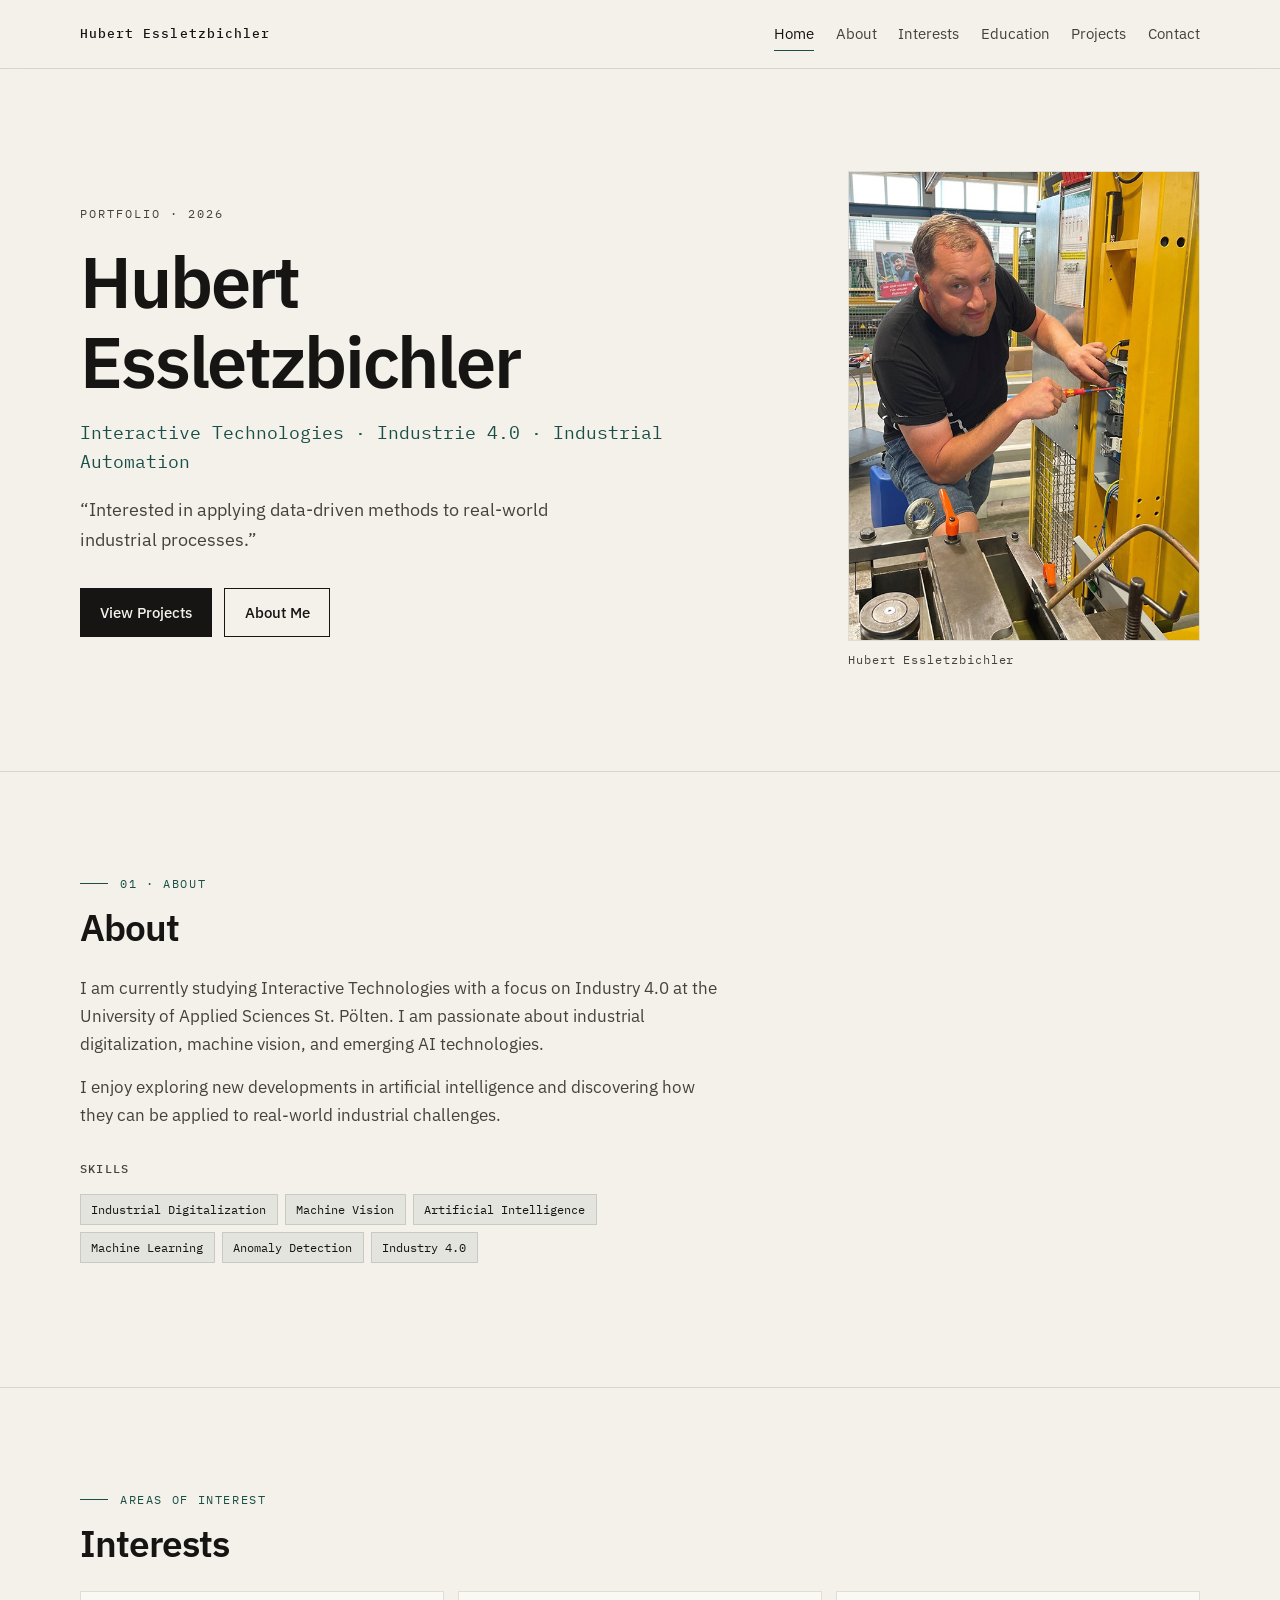
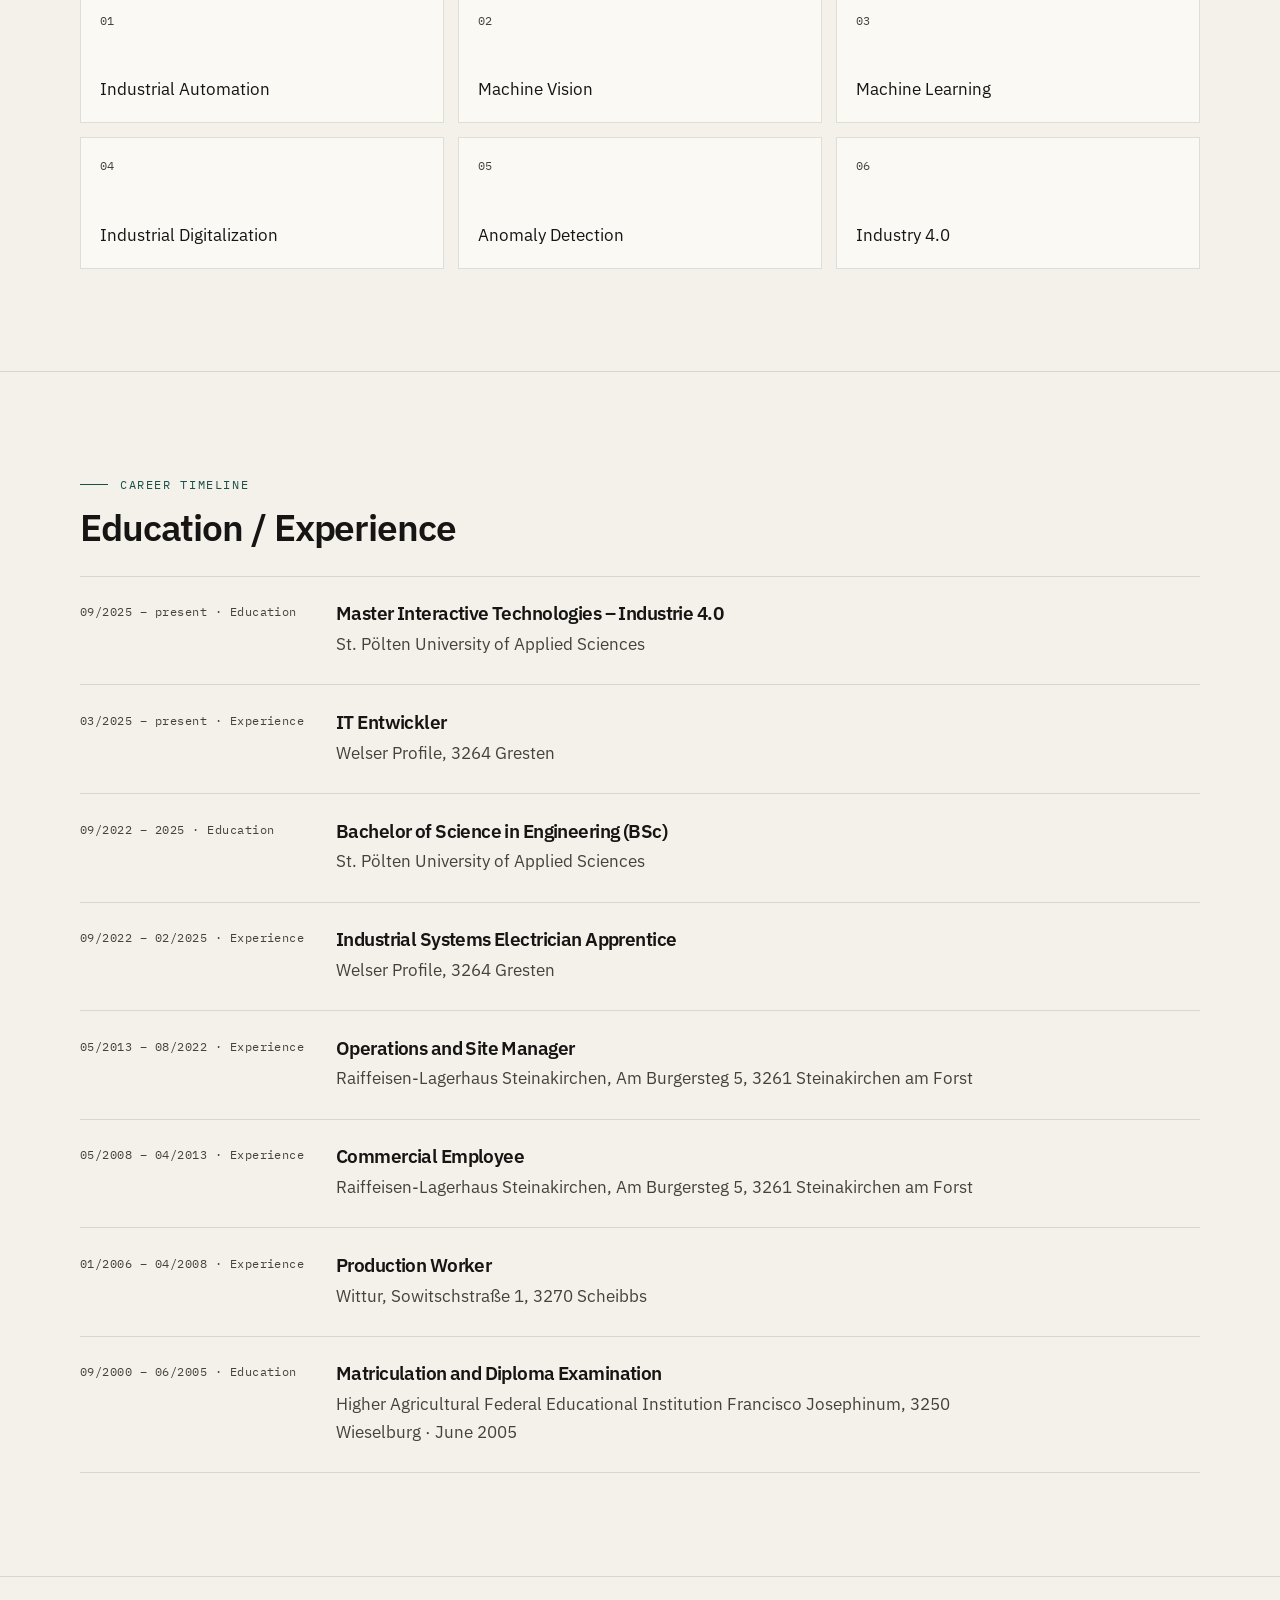
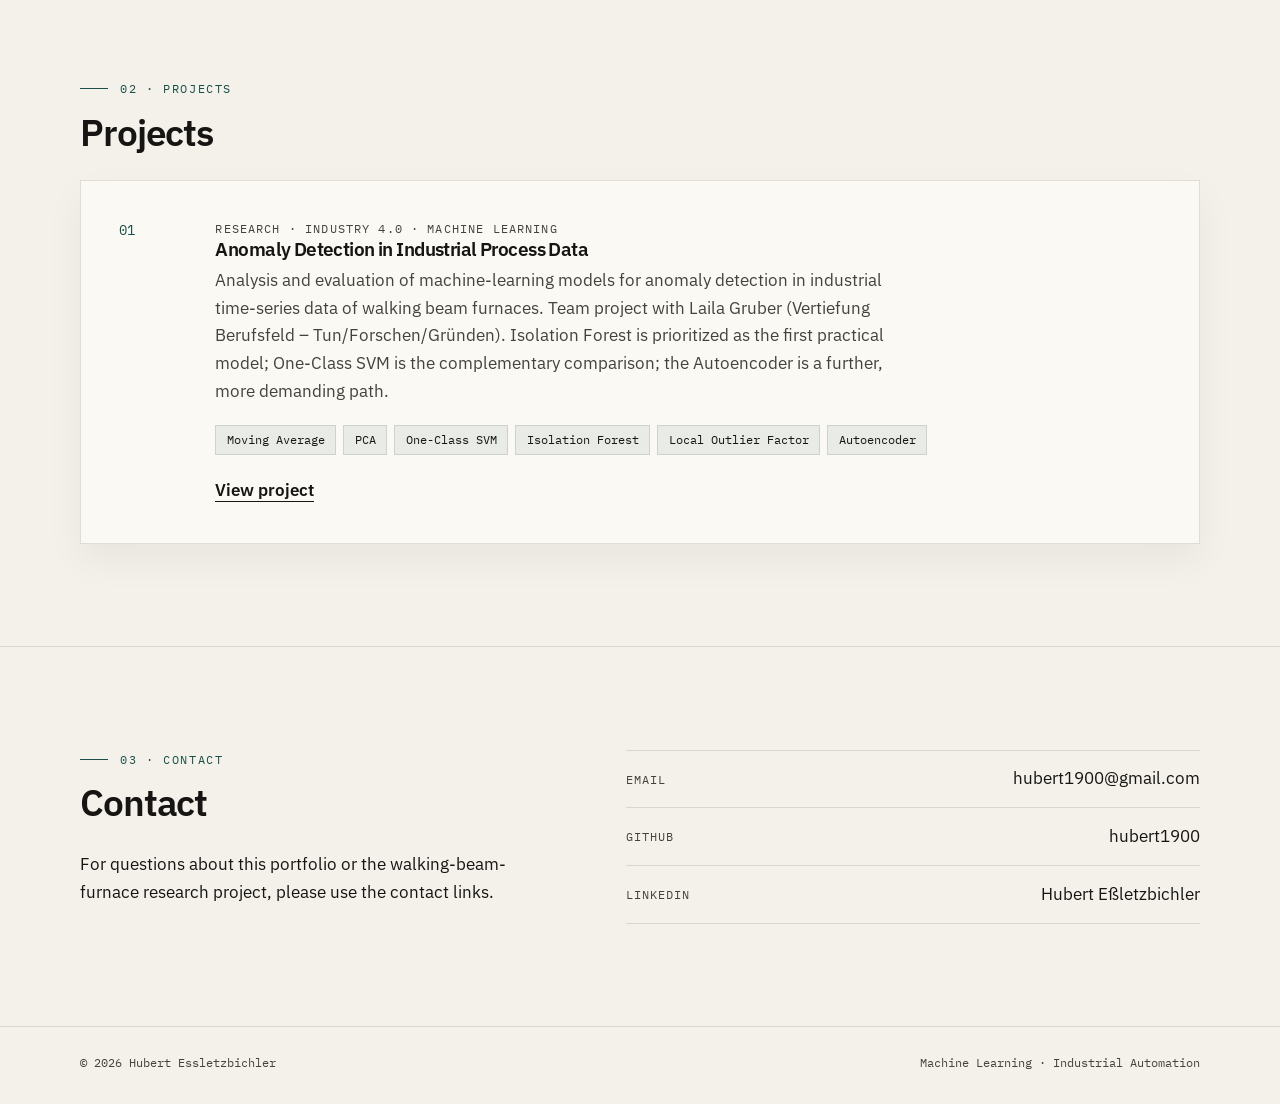
<file: index.html>
<!DOCTYPE html>
<html lang="en">
  <head>
    <meta charset="UTF-8" />
    <meta name="viewport" content="width=device-width, initial-scale=1.0" />
    <title>Hubert Essletzbichler · Interactive Technologies Portfolio</title>
    <meta
      name="description"
      content="Portfolio of Hubert Essletzbichler: Interactive Technologies and Industry 4.0 at St. Pölten University of Applied Sciences. Machine learning, industrial automation, and anomaly detection in process data."
    />
    <link
      rel="canonical"
      href="https://hubert1900.github.io/essletzbichler-hubert-portfolio/"
    />
    <meta property="og:type" content="website" />
    <meta
      property="og:title"
      content="Hubert Essletzbichler · Interactive Technologies Portfolio"
    />
    <meta
      property="og:description"
      content="Interactive Technologies and Industry 4.0. Machine learning and anomaly detection for industrial process data."
    />
    <meta
      property="og:url"
      content="https://hubert1900.github.io/essletzbichler-hubert-portfolio/"
    />
    <meta
      property="og:image"
      content="https://hubert1900.github.io/essletzbichler-hubert-portfolio/assets/images/profile.jpg"
    />
    <meta name="twitter:card" content="summary_large_image" />
    <meta name="theme-color" content="#f4f1ea" />
    <link rel="preconnect" href="https://fonts.googleapis.com" />
    <link rel="preconnect" href="https://fonts.gstatic.com" crossorigin />
    <link
      href="https://fonts.googleapis.com/css2?family=IBM+Plex+Mono:wght@400;500&family=IBM+Plex+Sans:wght@400;500;600&display=swap"
      rel="stylesheet"
    />
    <link rel="stylesheet" href="styles.css" />
  </head>
  <body>
    <a class="skip-link" href="#main-content">Skip to main content</a>
    <!--
      PERSONAL CONTENT — search data-field="...":
      name, about, education, experience, skills, email, github, linkedin, profile-image
    -->
    <header class="site-header">
      <div class="shell header-bar">
        <a class="logo" href="#home" data-field="name">Hubert Essletzbichler</a>
        <button
          type="button"
          class="menu-toggle"
          aria-expanded="false"
          aria-controls="primary-nav"
          aria-label="Open menu"
        >
          <span class="menu-toggle-bars" aria-hidden="true"></span>
          <span class="menu-toggle-text">Menu</span>
        </button>
        <nav id="primary-nav" class="site-nav" aria-label="Primary">
          <ul>
            <li><a href="#home">Home</a></li>
            <li><a href="#about">About</a></li>
            <li><a href="#interests">Interests</a></li>
            <li><a href="#education">Education</a></li>
            <li><a href="#projects">Projects</a></li>
            <li><a href="#contact">Contact</a></li>
          </ul>
        </nav>
      </div>
    </header>

    <main id="main-content" tabindex="-1">
      <section id="home" class="hero">
        <div class="shell hero-grid">
          <div class="hero-copy">
            <p class="hero-kicker">Portfolio · 2026</p>
            <h1 data-field="name">Hubert Essletzbichler</h1>
            <p class="hero-focus">
              Interactive Technologies · Industrie 4.0 · Industrial Automation
            </p>
            <p class="hero-quote">
              “Interested in applying data-driven methods to real-world
              industrial processes.”
            </p>
            <div class="hero-actions">
              <a class="button" href="#projects">View Projects</a>
              <a class="button button-secondary" href="#about">About Me</a>
            </div>
          </div>
          <figure class="portrait">
            <div class="portrait-frame">
              <img
                data-field="profile-image"
                src="assets/images/profile.jpg"
                alt="Hubert Essletzbichler working at an industrial control cabinet"
                width="575"
                height="900"
              />
            </div>
            <figcaption data-field="name">Hubert Essletzbichler</figcaption>
          </figure>
        </div>
      </section>

      <section id="about">
        <div class="shell">
          <p class="section-label">01 · About</p>
          <h2>About</h2>
          <div class="measure" data-field="about">
            <p>
              I am currently studying Interactive Technologies with a focus on
              Industry 4.0 at the University of Applied Sciences St. Pölten. I
              am passionate about industrial digitalization, machine vision,
              and emerging AI technologies.
            </p>
            <p>
              I enjoy exploring new developments in artificial intelligence and
              discovering how they can be applied to real-world industrial
              challenges.
            </p>
          </div>
          <div class="skills-block" data-field="skills">
            <h3>Skills</h3>
            <ul class="method-list">
              <li>Industrial Digitalization</li>
              <li>Machine Vision</li>
              <li>Artificial Intelligence</li>
              <li>Machine Learning</li>
              <li>Anomaly Detection</li>
              <li>Industry 4.0</li>
            </ul>
          </div>
        </div>
      </section>

      <section id="interests">
        <div class="shell">
          <p class="section-label">Areas of interest</p>
          <h2>Interests</h2>
          <ul class="interest-grid">
            <li>Industrial Automation</li>
            <li>Machine Vision</li>
            <li>Machine Learning</li>
            <li>Industrial Digitalization</li>
            <li>Anomaly Detection</li>
            <li>Industry 4.0</li>
          </ul>
        </div>
      </section>

      <section id="education">
        <div class="shell">
          <p class="section-label">Career timeline</p>
          <h2>Education / Experience</h2>
          <ol class="timeline">
            <li data-field="education">
              <p class="timeline-meta">09/2025 – present · Education</p>
              <div class="timeline-body">
                <h3>Master Interactive Technologies – Industrie 4.0</h3>
                <p>St. Pölten University of Applied Sciences</p>
              </div>
            </li>
            <li data-field="experience">
              <p class="timeline-meta">03/2025 – present · Experience</p>
              <div class="timeline-body">
                <h3>IT Entwickler</h3>
                <p>Welser Profile, 3264 Gresten</p>
              </div>
            </li>
            <li data-field="education">
              <p class="timeline-meta">09/2022 – 2025 · Education</p>
              <div class="timeline-body">
                <h3>Bachelor of Science in Engineering (BSc)</h3>
                <p>St. Pölten University of Applied Sciences</p>
              </div>
            </li>
            <li data-field="experience">
              <p class="timeline-meta">09/2022 – 02/2025 · Experience</p>
              <div class="timeline-body">
                <h3>Industrial Systems Electrician Apprentice</h3>
                <p>Welser Profile, 3264 Gresten</p>
              </div>
            </li>
            <li data-field="experience">
              <p class="timeline-meta">05/2013 – 08/2022 · Experience</p>
              <div class="timeline-body">
                <h3>Operations and Site Manager</h3>
                <p>
                  Raiffeisen-Lagerhaus Steinakirchen, Am Burgersteg 5, 3261
                  Steinakirchen am Forst
                </p>
              </div>
            </li>
            <li data-field="experience">
              <p class="timeline-meta">05/2008 – 04/2013 · Experience</p>
              <div class="timeline-body">
                <h3>Commercial Employee</h3>
                <p>
                  Raiffeisen-Lagerhaus Steinakirchen, Am Burgersteg 5, 3261
                  Steinakirchen am Forst
                </p>
              </div>
            </li>
            <li data-field="experience">
              <p class="timeline-meta">01/2006 – 04/2008 · Experience</p>
              <div class="timeline-body">
                <h3>Production Worker</h3>
                <p>Wittur, Sowitschstraße 1, 3270 Scheibbs</p>
              </div>
            </li>
            <li data-field="education">
              <p class="timeline-meta">09/2000 – 06/2005 · Education</p>
              <div class="timeline-body">
                <h3>Matriculation and Diploma Examination</h3>
                <p>
                  Higher Agricultural Federal Educational Institution Francisco
                  Josephinum, 3250 Wieselburg · June 2005
                </p>
              </div>
            </li>
          </ol>
        </div>
      </section>

      <section id="projects">
        <div class="shell">
          <p class="section-label">02 · Projects</p>
          <h2>Projects</h2>
          <article class="project-card" data-field="projects">
            <p class="project-index">01</p>
            <div class="project-body">
              <p class="project-meta">
                Research · Industry 4.0 · Machine Learning
              </p>
              <h3>
                <a href="projects/anomaly-detection.html"
                  >Anomaly Detection in Industrial Process Data</a
                >
              </h3>
              <p>
                Analysis and evaluation of machine-learning models for anomaly
                detection in industrial time-series data of walking beam
                furnaces. Team project with Laila Gruber (Vertiefung Berufsfeld
                – Tun/Forschen/Gründen). Isolation Forest is prioritized as the
                first practical model; One-Class SVM is the complementary
                comparison; the Autoencoder is a further, more demanding path.
              </p>
              <ul class="method-list">
                <li>Moving Average</li>
                <li>PCA</li>
                <li>One-Class SVM</li>
                <li>Isolation Forest</li>
                <li>Local Outlier Factor</li>
                <li>Autoencoder</li>
              </ul>
              <a class="text-link" href="projects/anomaly-detection.html"
                >View project
                <span class="visually-hidden">
                  Anomaly Detection in Industrial Process Data
                </span></a
              >
            </div>
          </article>
        </div>
      </section>

      <section id="contact">
        <div class="shell contact-grid">
          <div>
            <p class="section-label">03 · Contact</p>
            <h2>Contact</h2>
            <p class="measure">
              For questions about this portfolio or the walking-beam-furnace
              research project, please use the contact links.
            </p>
          </div>
          <ul class="contact-list">
            <li data-field="email">
              <span>Email</span>
              <a href="mailto:hubert1900@gmail.com">hubert1900@gmail.com</a>
            </li>
            <li data-field="github">
              <span>GitHub</span>
              <a
                href="https://github.com/hubert1900"
                rel="noopener noreferrer"
                >hubert1900</a
              >
            </li>
            <li data-field="linkedin">
              <span>LinkedIn</span>
              <a
                href="https://at.linkedin.com/in/hubert-e%C3%9Fletzbichler-40553427a"
                rel="noopener noreferrer"
                >Hubert Eßletzbichler</a
              >
            </li>
          </ul>
        </div>
      </section>
    </main>

    <footer class="site-footer">
      <div class="shell footer-bar">
        <p>© 2026 <span data-field="name">Hubert Essletzbichler</span></p>
        <p>Machine Learning · Industrial Automation</p>
      </div>
    </footer>

    <script src="script.js"></script>
  </body>
</html>
</file>
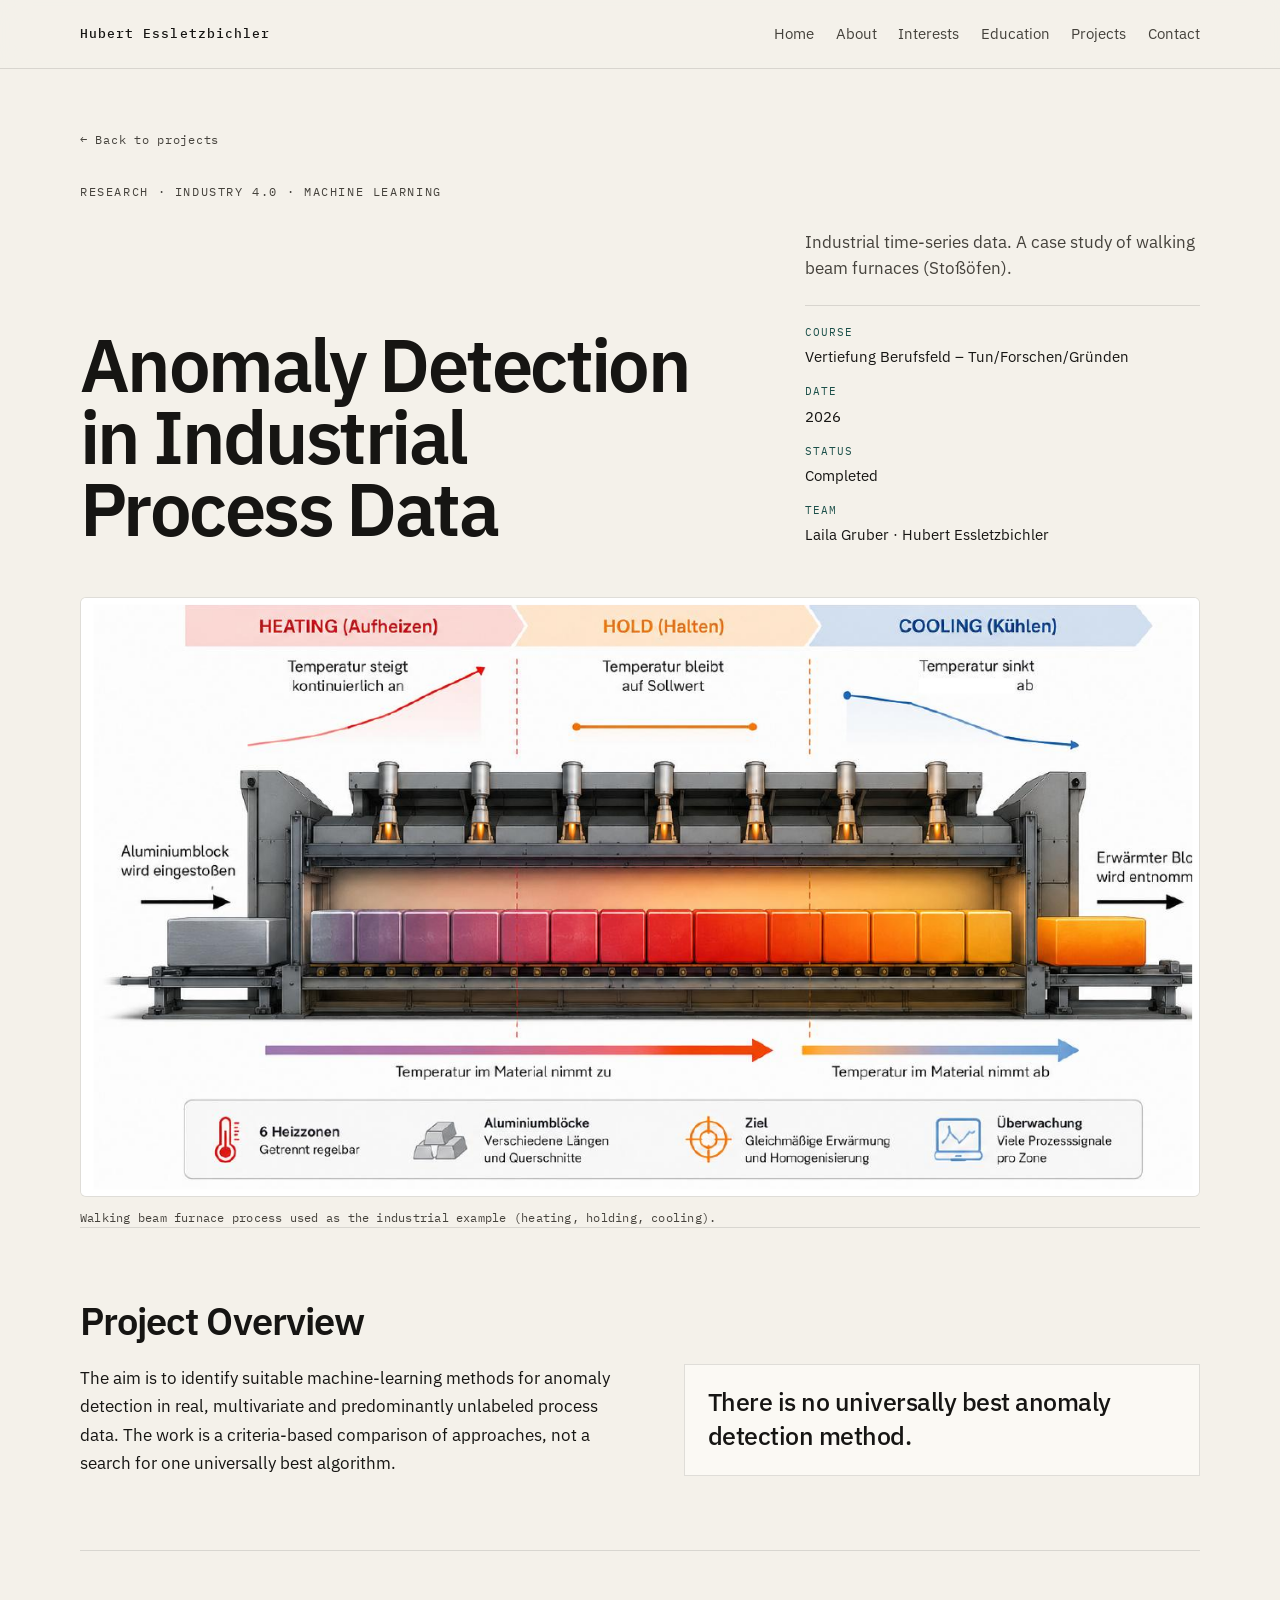
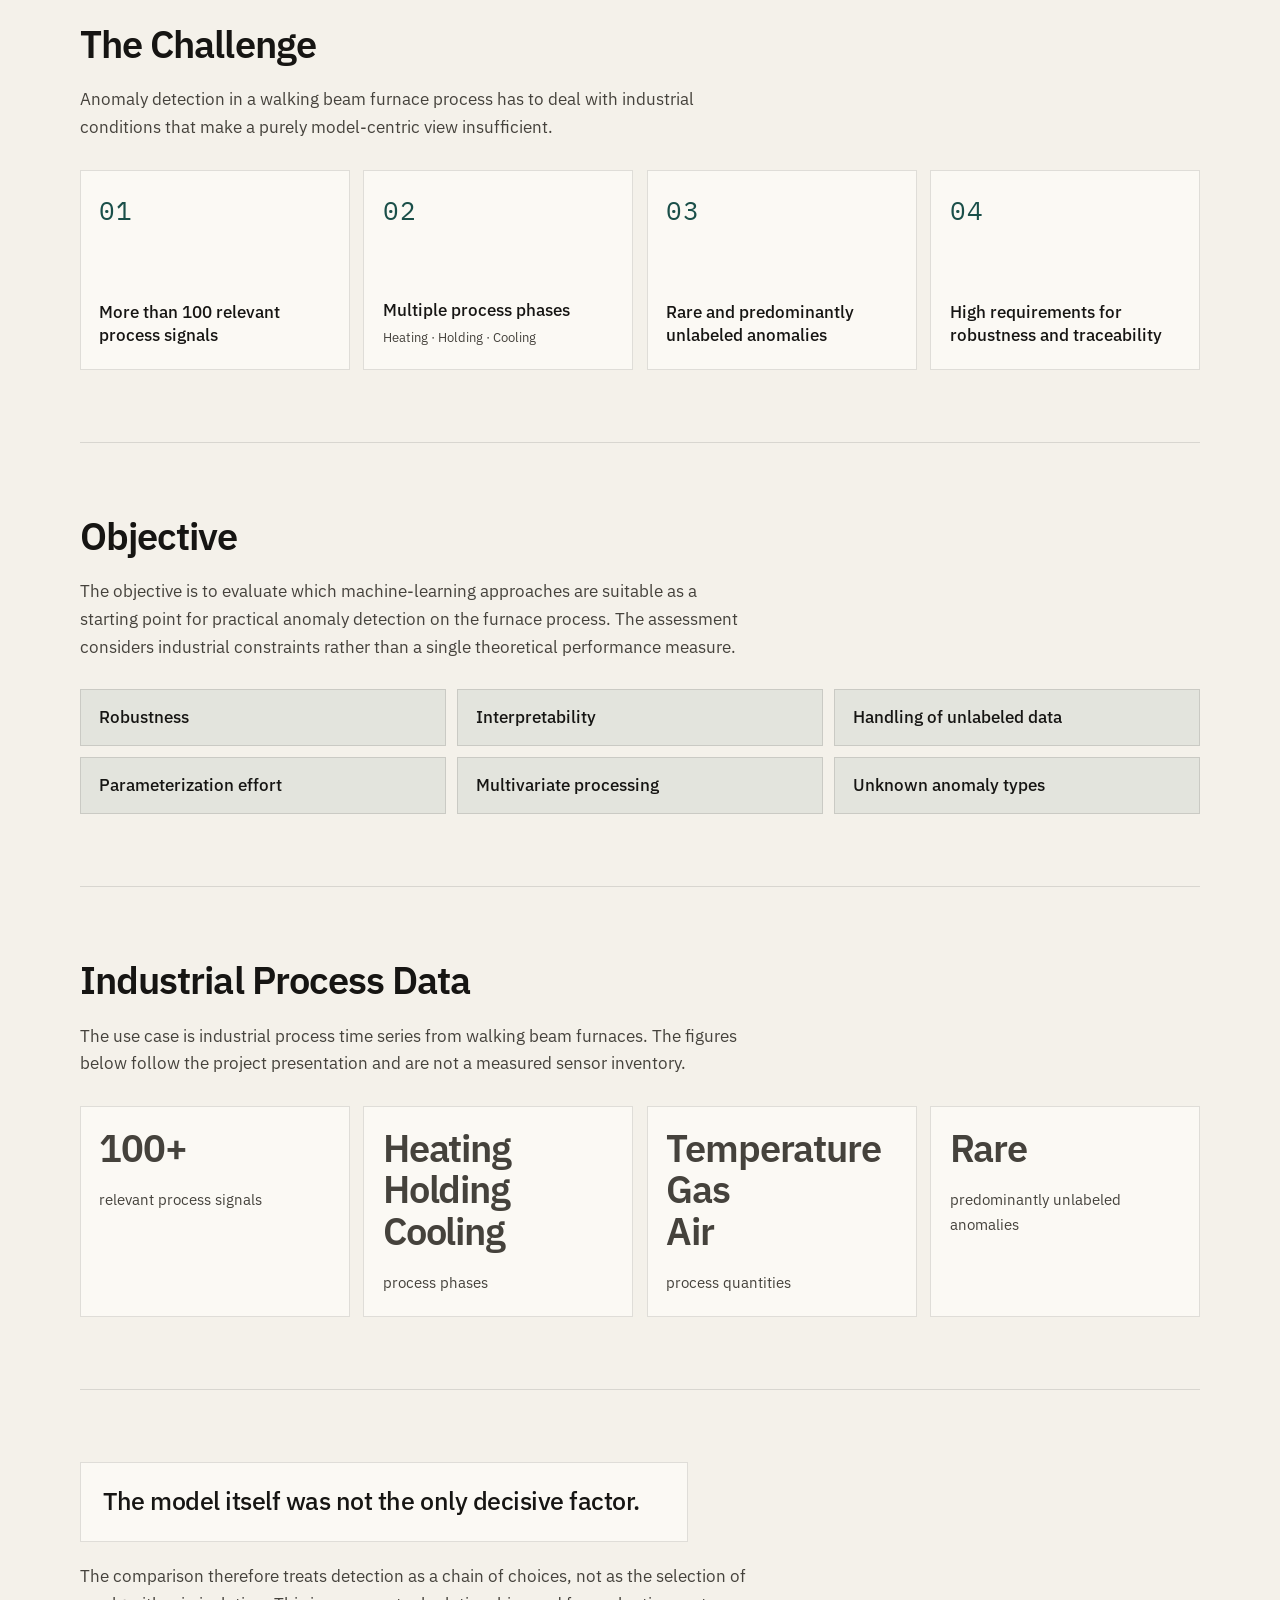
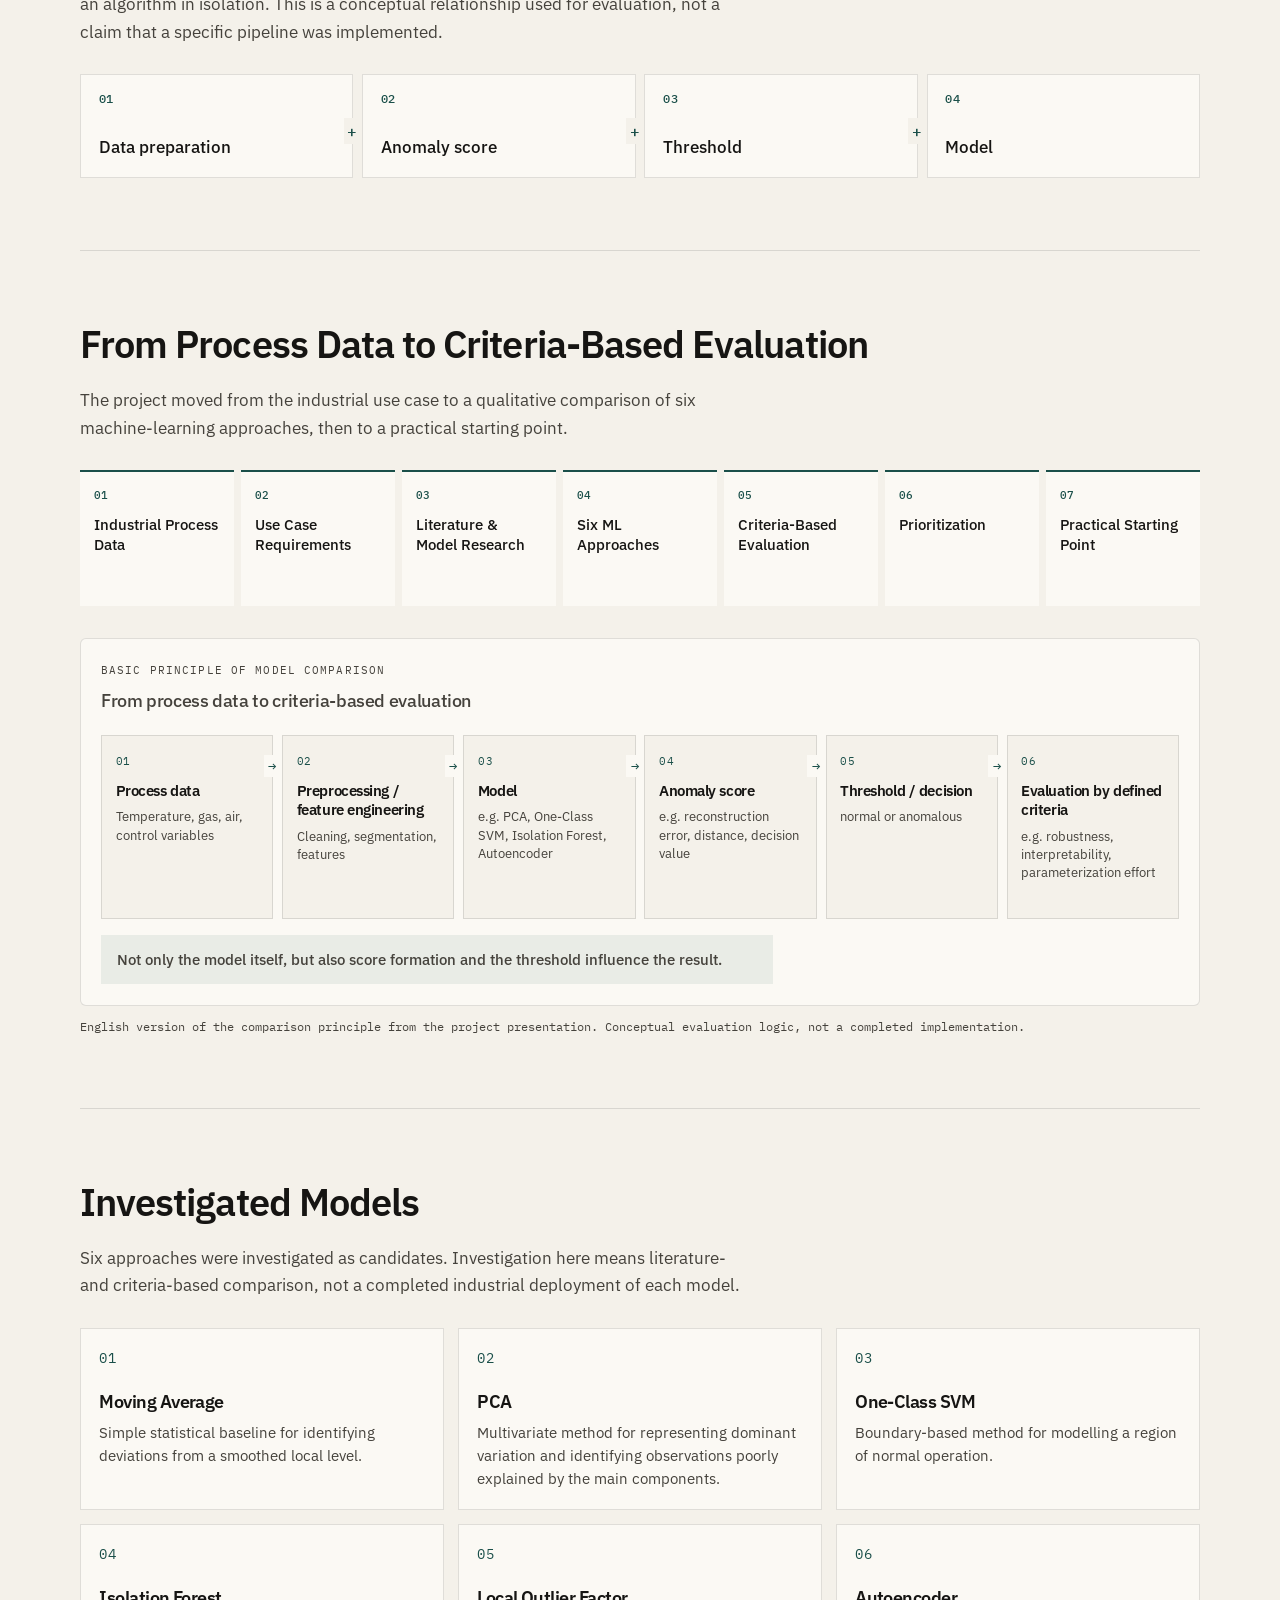
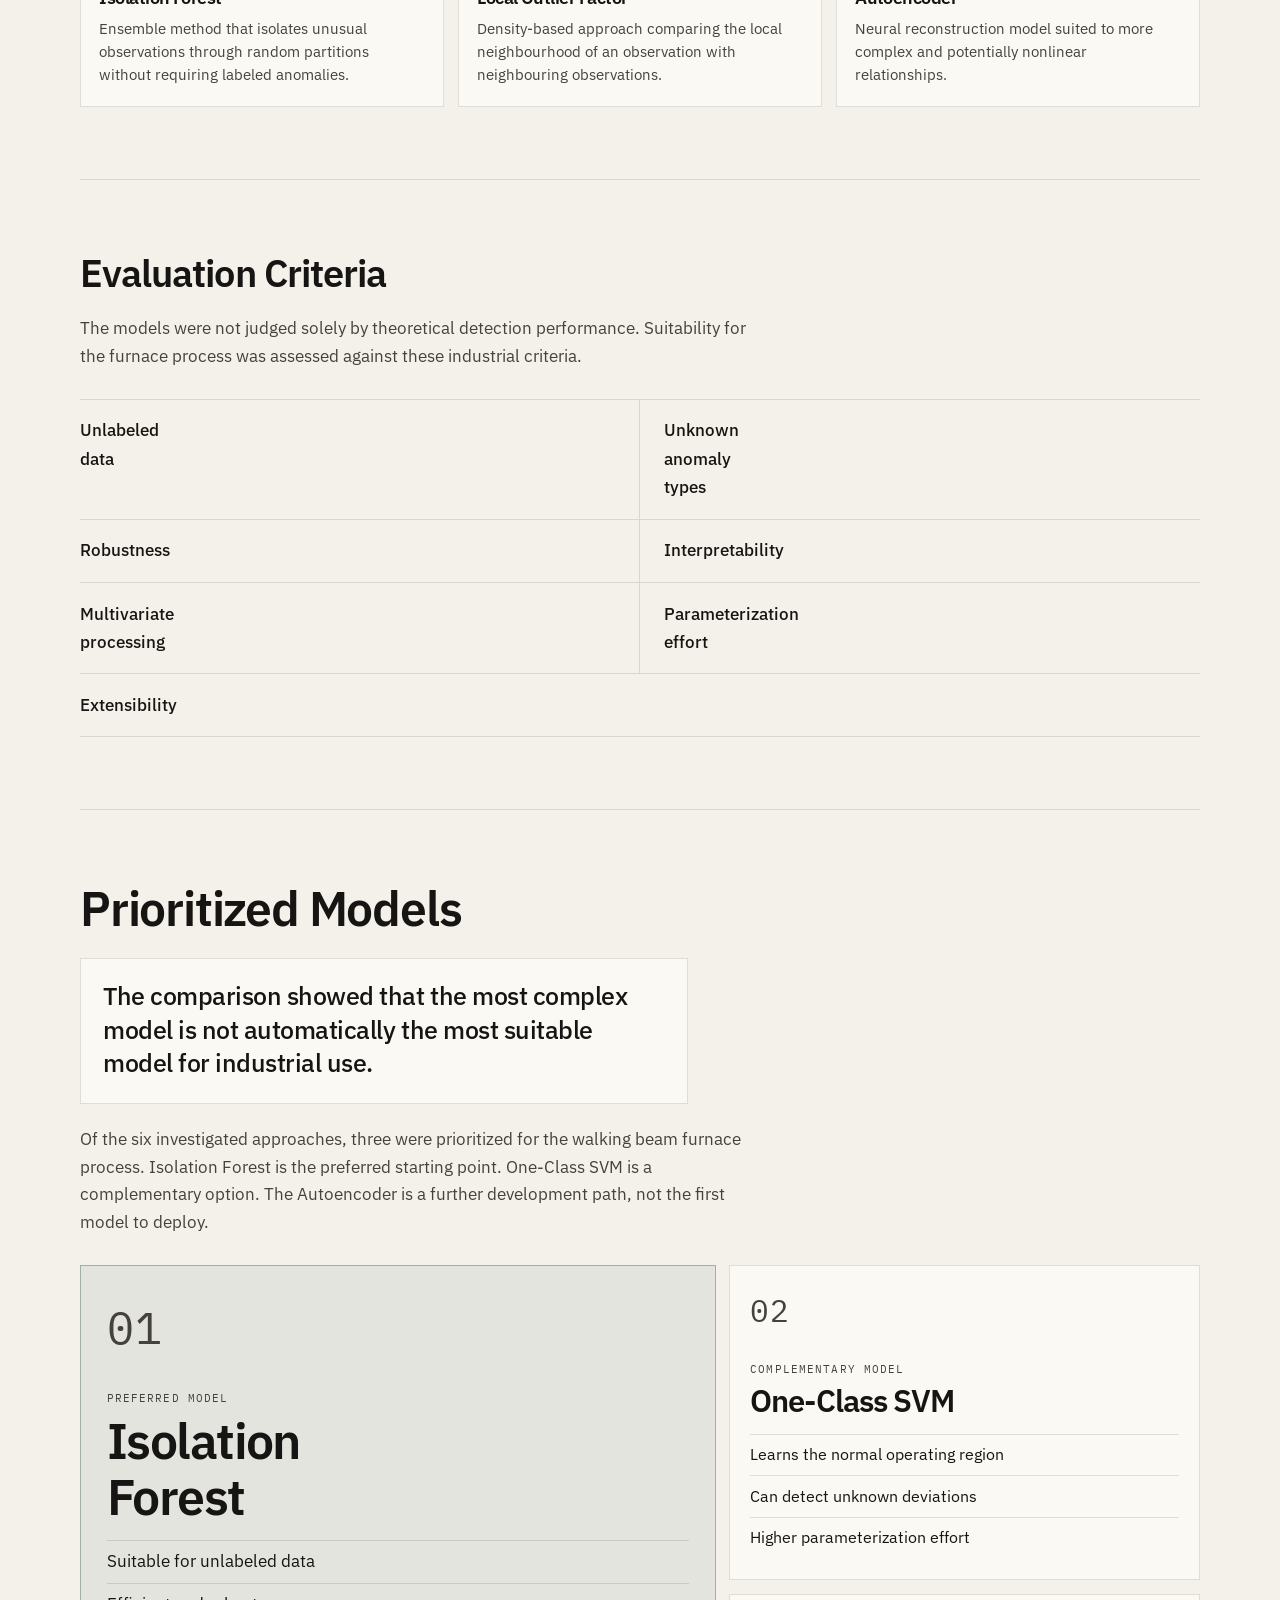
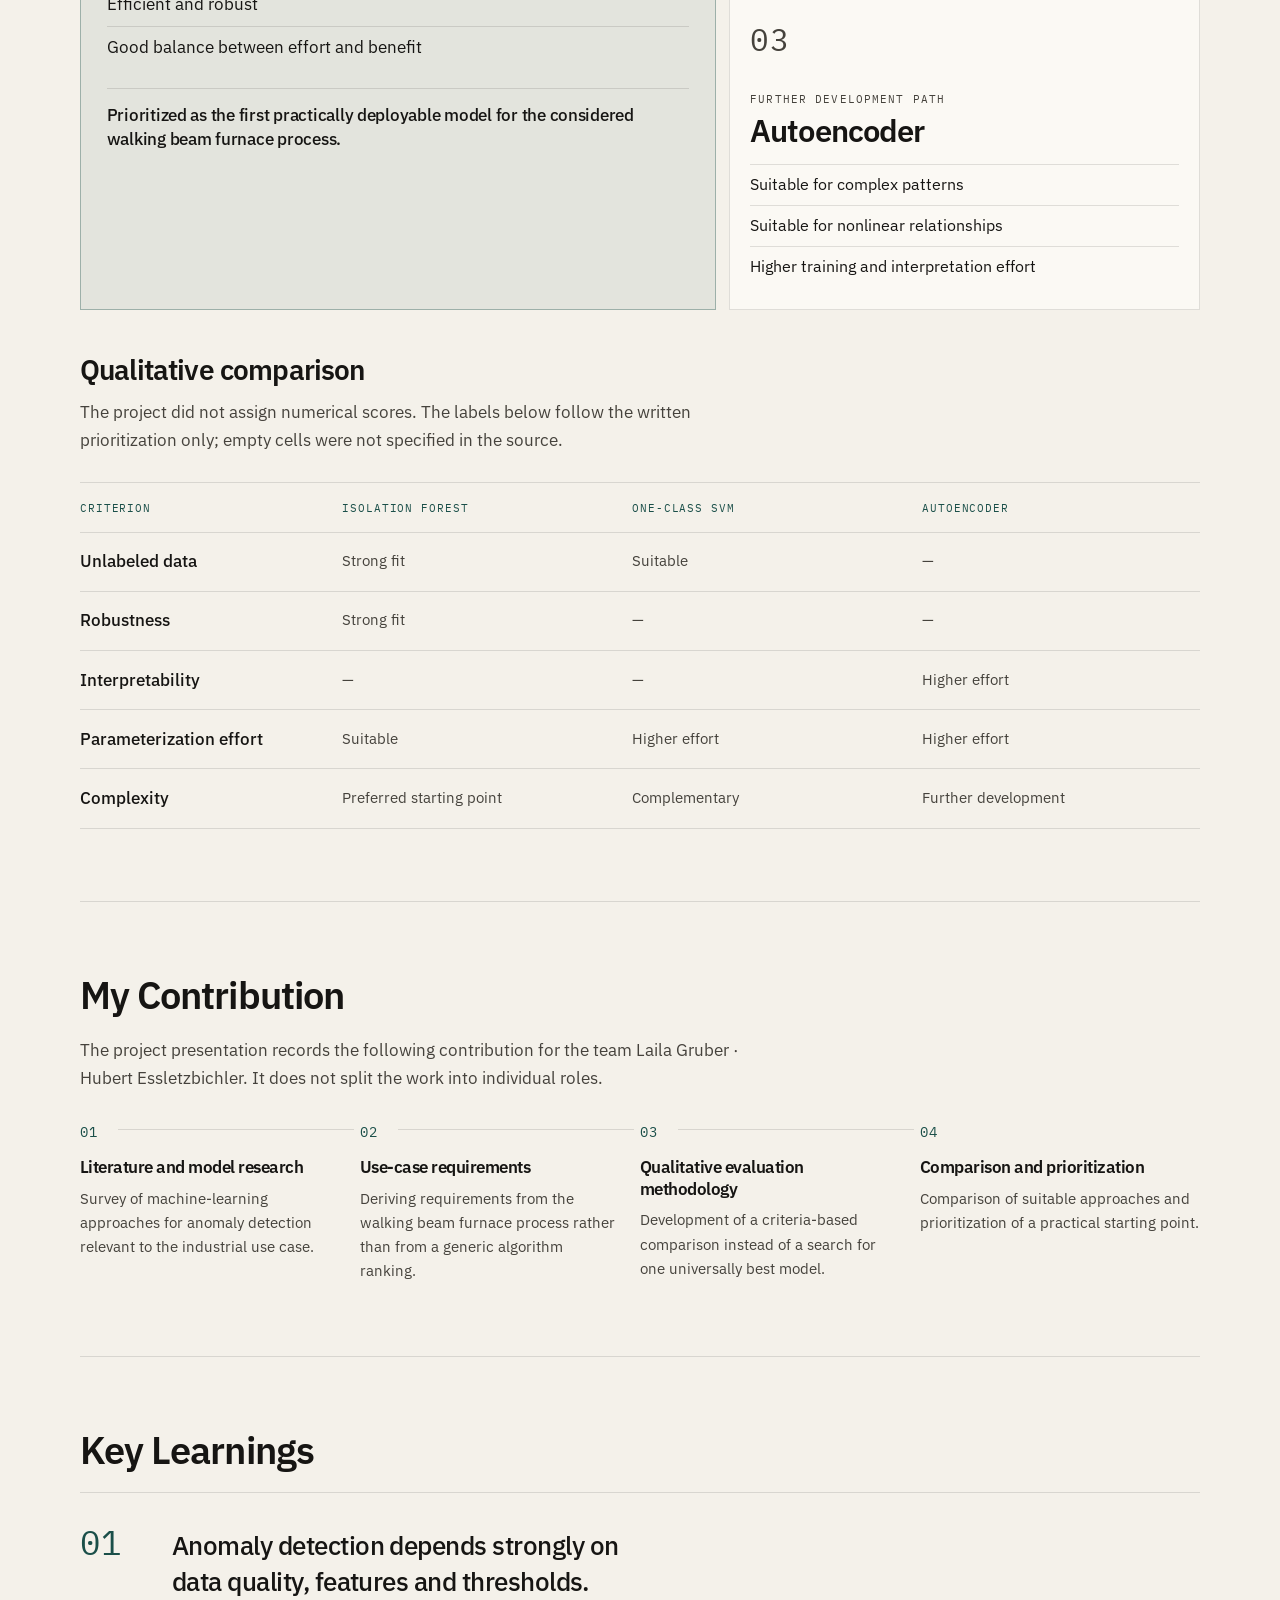
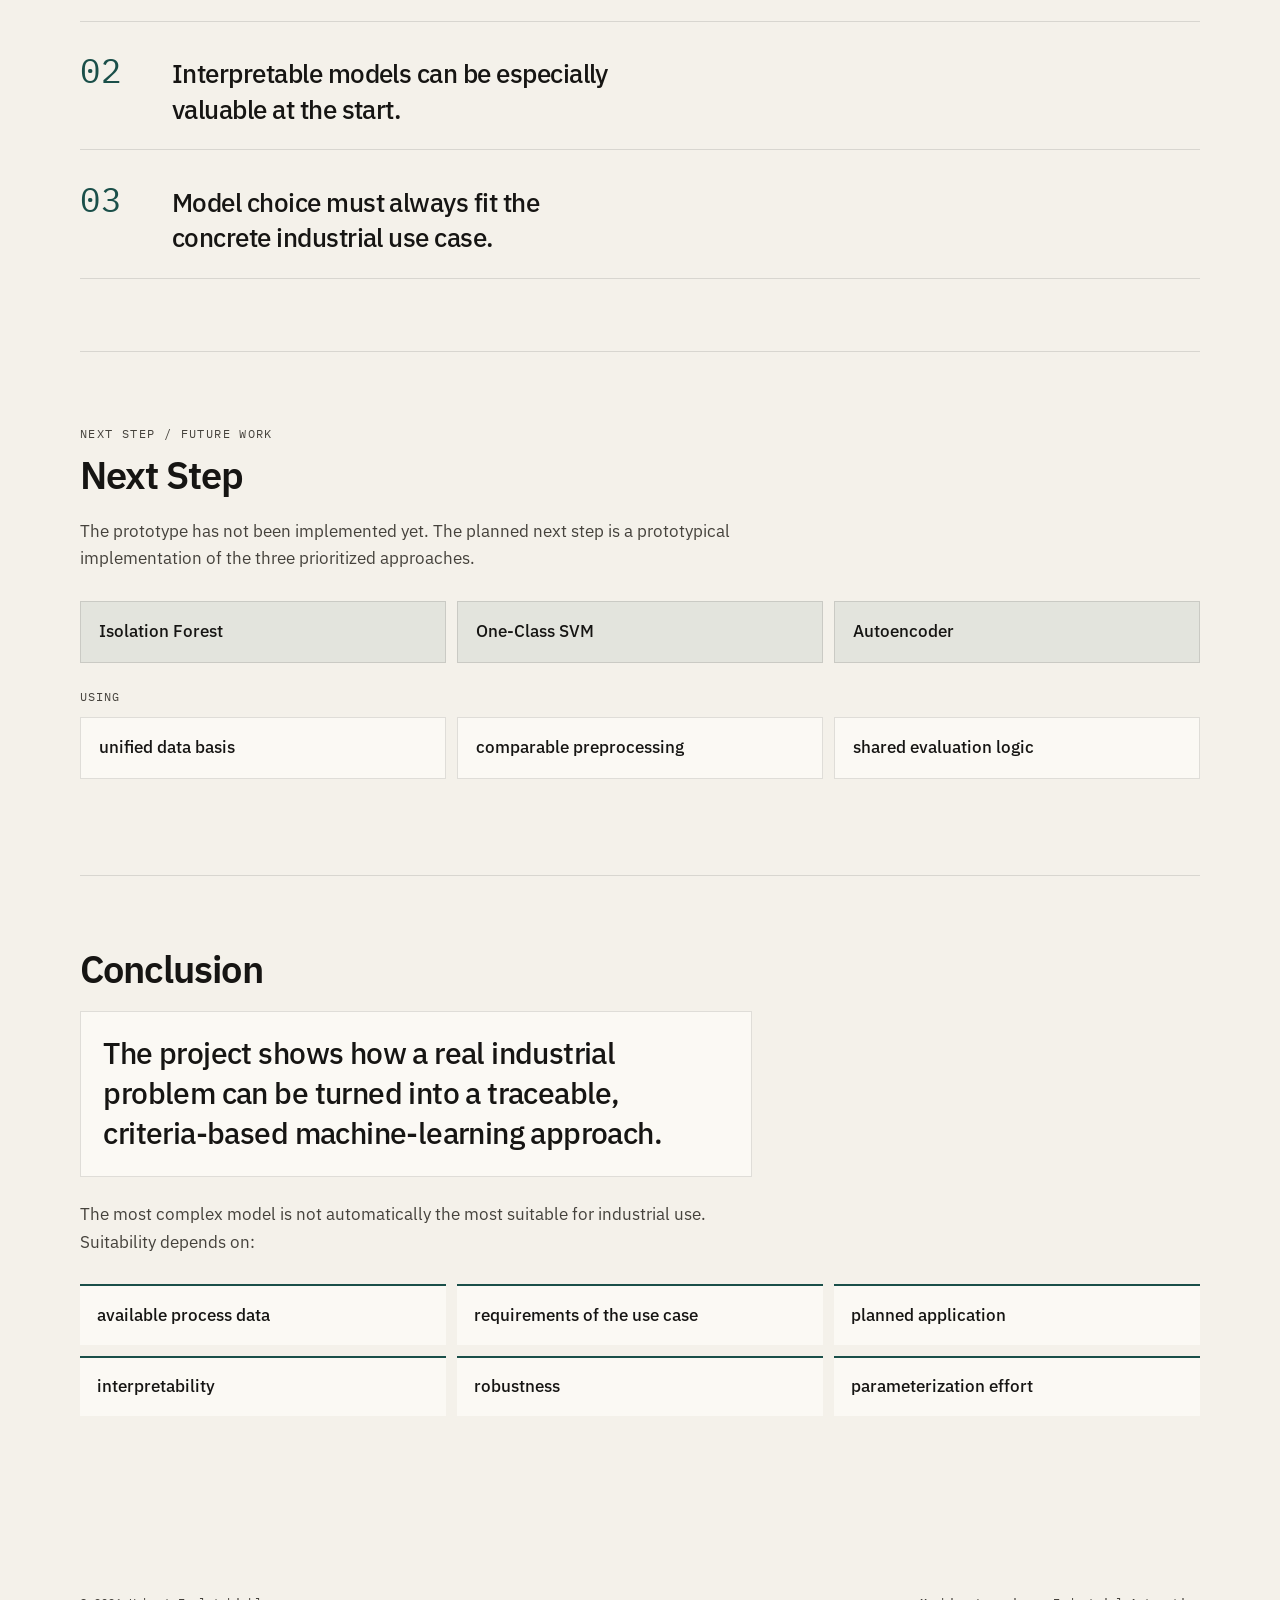
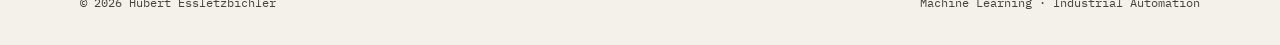
<file: projects/anomaly-detection.html>
<!DOCTYPE html>
<html lang="en">
  <head>
    <meta charset="UTF-8" />
    <meta name="viewport" content="width=device-width, initial-scale=1.0" />
    <title>
      Anomaly Detection in Industrial Process Data · Hubert Essletzbichler
    </title>
    <meta
      name="description"
      content="Research project: systematic comparison of unsupervised machine-learning methods for anomaly detection in unlabeled walking-beam-furnace process data."
    />
    <link
      rel="canonical"
      href="https://hubert1900.github.io/essletzbichler-hubert-portfolio/projects/anomaly-detection.html"
    />
    <meta property="og:type" content="article" />
    <meta
      property="og:title"
      content="Anomaly Detection in Industrial Process Data · Hubert Essletzbichler"
    />
    <meta
      property="og:description"
      content="Systematic evaluation of machine-learning methods for anomaly detection in unlabeled industrial process data of a walking beam furnace."
    />
    <meta
      property="og:url"
      content="https://hubert1900.github.io/essletzbichler-hubert-portfolio/projects/anomaly-detection.html"
    />
    <meta
      property="og:image"
      content="https://hubert1900.github.io/essletzbichler-hubert-portfolio/assets/images/projects/walking-beam-furnace.png"
    />
    <meta name="twitter:card" content="summary_large_image" />
    <meta name="theme-color" content="#f4f1ea" />
    <link rel="preconnect" href="https://fonts.googleapis.com" />
    <link rel="preconnect" href="https://fonts.gstatic.com" crossorigin />
    <link
      href="https://fonts.googleapis.com/css2?family=IBM+Plex+Mono:wght@400;500&family=IBM+Plex+Sans:wght@400;500;600&display=swap"
      rel="stylesheet"
    />
    <link rel="stylesheet" href="../styles.css" />
  </head>
  <body class="case-study">
    <a class="skip-link" href="#main-content">Skip to main content</a>
    <header class="site-header">
      <div class="shell header-bar">
        <a class="logo" href="../index.html">Hubert Essletzbichler</a>
        <button
          type="button"
          class="menu-toggle"
          aria-expanded="false"
          aria-controls="primary-nav"
          aria-label="Open menu"
        >
          <span class="menu-toggle-bars" aria-hidden="true"></span>
          <span class="menu-toggle-text">Menu</span>
        </button>
        <nav id="primary-nav" class="site-nav" aria-label="Primary">
          <ul>
            <li><a href="../index.html#home">Home</a></li>
            <li><a href="../index.html#about">About</a></li>
            <li><a href="../index.html#interests">Interests</a></li>
            <li><a href="../index.html#education">Education</a></li>
            <li><a href="../index.html#projects">Projects</a></li>
            <li><a href="../index.html#contact">Contact</a></li>
          </ul>
        </nav>
      </div>
    </header>

    <main id="main-content" class="shell page-project" tabindex="-1">
      <article aria-labelledby="project-title">
      <a class="back-link" href="../index.html#projects">← Back to projects</a>

      <header class="case-hero">
        <p class="case-kicker">Research · Industry 4.0 · Machine Learning</p>
        <div class="case-hero-layout">
          <h1 id="project-title">
            <span>Anomaly Detection</span>
            <span>in Industrial</span>
            <span>Process Data</span>
          </h1>
          <div class="case-hero-aside">
            <p class="case-hero-lede">
              Industrial time-series data.
              A case study of walking beam furnaces (Stoßöfen).
            </p>
            <dl class="case-meta">
              <div>
                <dt>Course</dt>
                <dd>Vertiefung Berufsfeld – Tun/Forschen/Gründen</dd>
              </div>
              <div>
                <dt>Date</dt>
                <dd>2026</dd>
              </div>
              <div>
                <dt>Status</dt>
                <dd>Completed</dd>
              </div>
              <div>
                <dt>Team</dt>
                <dd>Laila Gruber · Hubert Essletzbichler</dd>
              </div>
            </dl>
          </div>
        </div>
      </header>

      <figure class="case-hero-visual">
        <img
          src="../assets/images/projects/walking-beam-furnace.png"
          width="1311"
          height="701"
          decoding="async"
          fetchpriority="high"
          alt="Diagram of a walking beam furnace process: aluminium blocks move through separately controlled heating zones across heating, holding and cooling phases, with many process signals per zone."
        />
        <figcaption>
          Walking beam furnace process used as the industrial example
          (heating, holding, cooling).
        </figcaption>
      </figure>

      <section class="case-section" aria-labelledby="overview-heading">
        <h2 id="overview-heading">Project Overview</h2>
        <div class="case-overview">
          <p>
            The aim is to identify suitable machine-learning methods for anomaly
            detection in real, multivariate and predominantly unlabeled process
            data. The work is a criteria-based comparison of approaches, not a
            search for one universally best algorithm.
          </p>
          <blockquote class="case-statement">
            There is no universally best anomaly detection method.
          </blockquote>
        </div>
      </section>

      <section class="case-section" aria-labelledby="challenge-heading">
        <h2 id="challenge-heading">The Challenge</h2>
        <p class="case-intro">
          Anomaly detection in a walking beam furnace process has to deal with
          industrial conditions that make a purely model-centric view
          insufficient.
        </p>
        <ul class="case-challenge-grid">
          <li>
            <span class="case-index">01</span>
            <p>More than 100 relevant process signals</p>
          </li>
          <li>
            <span class="case-index">02</span>
            <p>
              Multiple process phases
              <span class="case-sub">Heating · Holding · Cooling</span>
            </p>
          </li>
          <li>
            <span class="case-index">03</span>
            <p>Rare and predominantly unlabeled anomalies</p>
          </li>
          <li>
            <span class="case-index">04</span>
            <p>High requirements for robustness and traceability</p>
          </li>
        </ul>
      </section>

      <section class="case-section" aria-labelledby="objective-heading">
        <h2 id="objective-heading">Objective</h2>
        <p class="case-intro">
          The objective is to evaluate which machine-learning approaches are
          suitable as a starting point for practical anomaly detection on the
          furnace process. The assessment considers industrial constraints
          rather than a single theoretical performance measure.
        </p>
        <ul class="case-objective-grid">
          <li>Robustness</li>
          <li>Interpretability</li>
          <li>Handling of unlabeled data</li>
          <li>Parameterization effort</li>
          <li>Multivariate processing</li>
          <li>Unknown anomaly types</li>
        </ul>
      </section>

      <section class="case-section" aria-labelledby="data-heading">
        <h2 id="data-heading">Industrial Process Data</h2>
        <p class="case-intro">
          The use case is industrial process time series from walking beam
          furnaces. The figures below follow the project presentation and are
          not a measured sensor inventory.
        </p>
        <div class="case-data-grid">
          <article>
            <p class="case-data-value">100+</p>
            <p>relevant process signals</p>
          </article>
          <article>
            <p class="case-data-value case-data-stack">
              Heating
              <span>Holding</span>
              <span>Cooling</span>
            </p>
            <p>process phases</p>
          </article>
          <article>
            <p class="case-data-value case-data-stack">
              Temperature
              <span>Gas</span>
              <span>Air</span>
            </p>
            <p>process quantities</p>
          </article>
          <article>
            <p class="case-data-value">Rare</p>
            <p>predominantly unlabeled anomalies</p>
          </article>
        </div>
      </section>

      <section class="case-section" aria-labelledby="insight-heading">
        <h2 id="insight-heading" class="visually-hidden">
          What shaped the comparison
        </h2>
        <blockquote class="case-statement case-statement-wide">
          The model itself was not the only decisive factor.
        </blockquote>
        <p class="case-intro">
          The comparison therefore treats detection as a chain of choices, not
          as the selection of an algorithm in isolation. This is a conceptual
          relationship used for evaluation, not a claim that a specific
          pipeline was implemented.
        </p>
        <ol class="case-chain">
          <li>Data preparation</li>
          <li>Anomaly score</li>
          <li>Threshold</li>
          <li>Model</li>
        </ol>
      </section>

      <section class="case-section" aria-labelledby="methodology-heading">
        <h2 id="methodology-heading">
          From Process Data to Criteria-Based Evaluation
        </h2>
        <p class="case-intro">
          The project moved from the industrial use case to a qualitative
          comparison of six machine-learning approaches, then to a practical
          starting point.
        </p>
        <ol class="case-flow">
          <li>Industrial Process Data</li>
          <li>Use Case Requirements</li>
          <li>Literature &amp; Model Research</li>
          <li>Six ML Approaches</li>
          <li>Criteria-Based Evaluation</li>
          <li>Prioritization</li>
          <li>Practical Starting Point</li>
        </ol>
        <figure class="case-figure">
          <div class="case-principle">
            <p class="case-principle-kicker">
              Basic principle of model comparison
            </p>
            <p class="case-principle-lead">
              From process data to criteria-based evaluation
            </p>
            <ol class="case-principle-steps">
              <li>
                <h3>Process data</h3>
                <p>Temperature, gas, air, control variables</p>
              </li>
              <li>
                <h3>Preprocessing / feature engineering</h3>
                <p>Cleaning, segmentation, features</p>
              </li>
              <li>
                <h3>Model</h3>
                <p>
                  e.g. PCA, One-Class SVM, Isolation Forest, Autoencoder
                </p>
              </li>
              <li>
                <h3>Anomaly score</h3>
                <p>e.g. reconstruction error, distance, decision value</p>
              </li>
              <li>
                <h3>Threshold / decision</h3>
                <p>normal or anomalous</p>
              </li>
              <li>
                <h3>Evaluation by defined criteria</h3>
                <p>
                  e.g. robustness, interpretability, parameterization effort
                </p>
              </li>
            </ol>
            <p class="case-principle-note">
              Not only the model itself, but also score formation and the
              threshold influence the result.
            </p>
          </div>
          <figcaption>
            English version of the comparison principle from the project
            presentation. Conceptual evaluation logic, not a completed
            implementation.
          </figcaption>
        </figure>
      </section>

      <section class="case-section" aria-labelledby="models-heading">
        <h2 id="models-heading">Investigated Models</h2>
        <p class="case-intro">
          Six approaches were investigated as candidates. Investigation here
          means literature- and criteria-based comparison, not a completed
          industrial deployment of each model.
        </p>
        <ol class="case-model-grid">
          <li>
            <span class="case-index">01</span>
            <h3>Moving Average</h3>
            <p>
              Simple statistical baseline for identifying deviations from a
              smoothed local level.
            </p>
          </li>
          <li>
            <span class="case-index">02</span>
            <h3>PCA</h3>
            <p>
              Multivariate method for representing dominant variation and
              identifying observations poorly explained by the main components.
            </p>
          </li>
          <li>
            <span class="case-index">03</span>
            <h3>One-Class SVM</h3>
            <p>
              Boundary-based method for modelling a region of normal operation.
            </p>
          </li>
          <li>
            <span class="case-index">04</span>
            <h3>Isolation Forest</h3>
            <p>
              Ensemble method that isolates unusual observations through random
              partitions without requiring labeled anomalies.
            </p>
          </li>
          <li>
            <span class="case-index">05</span>
            <h3>Local Outlier Factor</h3>
            <p>
              Density-based approach comparing the local neighbourhood of an
              observation with neighbouring observations.
            </p>
          </li>
          <li>
            <span class="case-index">06</span>
            <h3>Autoencoder</h3>
            <p>
              Neural reconstruction model suited to more complex and
              potentially nonlinear relationships.
            </p>
          </li>
        </ol>
      </section>

      <section class="case-section" aria-labelledby="criteria-heading">
        <h2 id="criteria-heading">Evaluation Criteria</h2>
        <p class="case-intro">
          The models were not judged solely by theoretical detection
          performance. Suitability for the furnace process was assessed against
          these industrial criteria.
        </p>
        <ol class="case-eval-list">
          <li>Unlabeled data</li>
          <li>Unknown anomaly types</li>
          <li>Robustness</li>
          <li>Interpretability</li>
          <li>Multivariate processing</li>
          <li>Parameterization effort</li>
          <li>Extensibility</li>
        </ol>
      </section>

      <section class="case-section case-results-section" aria-labelledby="results-heading">
        <h2 id="results-heading">Prioritized Models</h2>
        <blockquote class="case-statement case-statement-wide">
          The comparison showed that the most complex model is not
          automatically the most suitable model for industrial use.
        </blockquote>
        <p class="case-intro">
          Of the six investigated approaches, three were prioritized for the
          walking beam furnace process. Isolation Forest is the preferred
          starting point. One-Class SVM is a complementary option. The
          Autoencoder is a further development path, not the first model to
          deploy.
        </p>

        <div class="case-results">
          <article class="case-result case-result-primary">
            <p class="case-index">01</p>
            <p class="case-result-label">Preferred Model</p>
            <h3>Isolation Forest</h3>
            <ul>
              <li>Suitable for unlabeled data</li>
              <li>Efficient and robust</li>
              <li>Good balance between effort and benefit</li>
            </ul>
            <blockquote>
              Prioritized as the first practically deployable model for the
              considered walking beam furnace process.
            </blockquote>
          </article>

          <article class="case-result">
            <p class="case-index">02</p>
            <p class="case-result-label">Complementary Model</p>
            <h3>One-Class SVM</h3>
            <ul>
              <li>Learns the normal operating region</li>
              <li>Can detect unknown deviations</li>
              <li>Higher parameterization effort</li>
            </ul>
          </article>

          <article class="case-result">
            <p class="case-index">03</p>
            <p class="case-result-label">Further Development Path</p>
            <h3>Autoencoder</h3>
            <ul>
              <li>Suitable for complex patterns</li>
              <li>Suitable for nonlinear relationships</li>
              <li>Higher training and interpretation effort</li>
            </ul>
          </article>
        </div>

        <div class="case-compare-wrap">
          <h3 id="compare-heading">Qualitative comparison</h3>
          <p class="case-intro">
            The project did not assign numerical scores. The labels below
            follow the written prioritization only; empty cells were not
            specified in the source.
          </p>
          <div class="case-compare" role="table" aria-labelledby="compare-heading">
            <div class="case-compare-row case-compare-head" role="row">
              <span role="columnheader">Criterion</span>
              <span role="columnheader">Isolation Forest</span>
              <span role="columnheader">One-Class SVM</span>
              <span role="columnheader">Autoencoder</span>
            </div>
            <div class="case-compare-row" role="row">
              <span role="rowheader">Unlabeled data</span>
              <span role="cell" data-model="Isolation Forest">Strong fit</span>
              <span role="cell" data-model="One-Class SVM">Suitable</span>
              <span role="cell" data-model="Autoencoder">—</span>
            </div>
            <div class="case-compare-row" role="row">
              <span role="rowheader">Robustness</span>
              <span role="cell" data-model="Isolation Forest">Strong fit</span>
              <span role="cell" data-model="One-Class SVM">—</span>
              <span role="cell" data-model="Autoencoder">—</span>
            </div>
            <div class="case-compare-row" role="row">
              <span role="rowheader">Interpretability</span>
              <span role="cell" data-model="Isolation Forest">—</span>
              <span role="cell" data-model="One-Class SVM">—</span>
              <span role="cell" data-model="Autoencoder">Higher effort</span>
            </div>
            <div class="case-compare-row" role="row">
              <span role="rowheader">Parameterization effort</span>
              <span role="cell" data-model="Isolation Forest">Suitable</span>
              <span role="cell" data-model="One-Class SVM">Higher effort</span>
              <span role="cell" data-model="Autoencoder">Higher effort</span>
            </div>
            <div class="case-compare-row" role="row">
              <span role="rowheader">Complexity</span>
              <span role="cell" data-model="Isolation Forest">Preferred starting point</span>
              <span role="cell" data-model="One-Class SVM">Complementary</span>
              <span role="cell" data-model="Autoencoder">Further development</span>
            </div>
          </div>
        </div>
      </section>

      <section class="case-section" aria-labelledby="contribution-heading">
        <h2 id="contribution-heading">My Contribution</h2>
        <p class="case-intro">
          The project presentation records the following contribution for the
          team Laila Gruber · Hubert Essletzbichler. It does not split the
          work into individual roles.
        </p>
        <ol class="case-timeline">
          <li>
            <h3>Literature and model research</h3>
            <p>
              Survey of machine-learning approaches for anomaly detection
              relevant to the industrial use case.
            </p>
          </li>
          <li>
            <h3>Use-case requirements</h3>
            <p>
              Deriving requirements from the walking beam furnace process
              rather than from a generic algorithm ranking.
            </p>
          </li>
          <li>
            <h3>Qualitative evaluation methodology</h3>
            <p>
              Development of a criteria-based comparison instead of a search
              for one universally best model.
            </p>
          </li>
          <li>
            <h3>Comparison and prioritization</h3>
            <p>
              Comparison of suitable approaches and prioritization of a
              practical starting point.
            </p>
          </li>
        </ol>
      </section>

      <section class="case-section" aria-labelledby="learnings-heading">
        <h2 id="learnings-heading">Key Learnings</h2>
        <ol class="case-learnings">
          <li>
            <span class="case-index">01</span>
            <p>
              Anomaly detection depends strongly on data quality, features and
              thresholds.
            </p>
          </li>
          <li>
            <span class="case-index">02</span>
            <p>
              Interpretable models can be especially valuable at the start.
            </p>
          </li>
          <li>
            <span class="case-index">03</span>
            <p>
              Model choice must always fit the concrete industrial use case.
            </p>
          </li>
        </ol>
      </section>

      <section class="case-section" aria-labelledby="outlook-heading">
        <p class="case-future-label">Next step / future work</p>
        <h2 id="outlook-heading">Next Step</h2>
        <p class="case-intro">
          The prototype has not been implemented yet. The planned next step is
          a prototypical implementation of the three prioritized approaches.
        </p>
        <ul class="case-next-models">
          <li>Isolation Forest</li>
          <li>One-Class SVM</li>
          <li>Autoencoder</li>
        </ul>
        <p class="case-using-label">Using</p>
        <ul class="case-next-conditions">
          <li>unified data basis</li>
          <li>comparable preprocessing</li>
          <li>shared evaluation logic</li>
        </ul>
      </section>

      <section class="case-section case-close" aria-labelledby="conclusion-heading">
        <h2 id="conclusion-heading">Conclusion</h2>
        <blockquote class="case-statement case-statement-wide">
          The project shows how a real industrial problem can be turned into a
          traceable, criteria-based machine-learning approach.
        </blockquote>
        <p class="case-intro">
          The most complex model is not automatically the most suitable for
          industrial use. Suitability depends on:
        </p>
        <ul class="case-close-grid">
          <li>available process data</li>
          <li>requirements of the use case</li>
          <li>planned application</li>
          <li>interpretability</li>
          <li>robustness</li>
          <li>parameterization effort</li>
        </ul>
      </section>
      </article>
    </main>

    <footer class="site-footer">
      <div class="shell footer-bar">
        <p>© 2026 Hubert Essletzbichler</p>
        <p>Machine Learning · Industrial Automation</p>
      </div>
    </footer>

    <script src="../script.js"></script>
  </body>
</html>
</file>
<file: styles.css>
:root {
  --max-width: 70rem;
  --gutter: clamp(1.25rem, 4vw, 2.75rem);
  --section-space: clamp(4.25rem, 8vw, 7.25rem);
  --ink: #161513;
  --muted: #45423c;
  --bg: #f4f1ea;
  --surface: #fbf9f4;
  --border: rgba(22, 21, 19, 0.12);
  --accent: #1a4f49;
  --accent-soft: rgba(26, 79, 73, 0.08);
  --shadow: 0 16px 36px rgba(22, 21, 19, 0.05);
  --font: "IBM Plex Sans", system-ui, sans-serif;
  --mono: "IBM Plex Mono", ui-monospace, monospace;
  --ease: 180ms ease;
}

*,
*::before,
*::after {
  box-sizing: border-box;
}

html {
  scroll-behavior: auto;
  scroll-padding-top: 5rem;
  overflow-x: clip;
}

body {
  margin: 0;
  color: var(--ink);
  background: var(--bg);
  font-family: var(--font);
  font-size: 1.05rem;
  line-height: 1.65;
  overflow-x: clip;
  -webkit-font-smoothing: antialiased;
}

img {
  max-width: 100%;
  height: auto;
  display: block;
}

a {
  color: inherit;
}

:focus-visible {
  outline: 2px solid var(--accent);
  outline-offset: 3px;
}

.skip-link {
  position: absolute;
  left: var(--gutter);
  top: 0.75rem;
  z-index: 30;
  padding: 0.55rem 0.85rem;
  background: var(--ink);
  color: var(--bg);
  text-decoration: none;
  transform: translateY(-150%);
}

.skip-link:focus {
  transform: none;
}

.visually-hidden {
  position: absolute;
  width: 1px;
  height: 1px;
  padding: 0;
  margin: -1px;
  overflow: hidden;
  clip: rect(0, 0, 0, 0);
  white-space: nowrap;
  border: 0;
}

main:focus {
  outline: none;
}

.shell {
  width: min(100% - 2 * var(--gutter), var(--max-width));
  margin-inline: auto;
}

.measure {
  max-width: 40rem;
}

.measure p {
  margin: 0 0 1rem;
  color: var(--muted);
}

.measure p:last-child {
  margin-bottom: 0;
}

.skills-block {
  max-width: 40rem;
  margin-top: 2rem;
}

.skills-block h3 {
  margin-bottom: 0.85rem;
  font-family: var(--mono);
  font-size: 0.75rem;
  letter-spacing: 0.1em;
  text-transform: uppercase;
  color: var(--muted);
  font-weight: 500;
}

/* Header */

.site-header {
  position: sticky;
  top: 0;
  z-index: 20;
  border-bottom: 1px solid var(--border);
  background: rgba(244, 241, 234, 0.92);
  backdrop-filter: blur(14px);
}

.header-bar {
  display: flex;
  flex-wrap: wrap;
  align-items: center;
  justify-content: space-between;
  gap: 0.85rem 1.5rem;
  min-height: 4.25rem;
}

.logo {
  font-family: var(--mono);
  font-size: 0.82rem;
  font-weight: 500;
  letter-spacing: 0.08em;
  text-decoration: none;
}

.logo:hover {
  color: var(--accent);
}

.site-nav ul {
  display: flex;
  flex-wrap: wrap;
  gap: 0.2rem 1.35rem;
  margin: 0;
  padding: 0;
  list-style: none;
}

.site-nav a {
  position: relative;
  display: inline-block;
  padding: 1.15rem 0;
  color: var(--muted);
  font-size: 0.92rem;
  text-decoration: none;
  transition: color var(--ease);
}

.site-nav a::after {
  content: "";
  position: absolute;
  left: 0;
  right: 0;
  bottom: 0.85rem;
  height: 1px;
  background: var(--accent);
  transform: scaleX(0);
  transform-origin: left;
  transition: transform var(--ease);
}

.site-nav a:hover,
.site-nav a.is-active {
  color: var(--ink);
}

.site-nav a:hover::after,
.site-nav a.is-active::after {
  transform: scaleX(1);
}

.reveal {
  opacity: 0;
  transform: translateY(1rem);
  transition: opacity 0.55s ease, transform 0.55s ease;
}

.reveal.is-visible {
  opacity: 1;
  transform: none;
}

/* Sections */

section {
  padding: var(--section-space) 0;
  border-bottom: 1px solid var(--border);
  scroll-margin-top: 5rem;
}

.section-label {
  display: flex;
  align-items: center;
  gap: 0.75rem;
  margin: 0 0 0.85rem;
  color: var(--accent);
  font-family: var(--mono);
  font-size: 0.72rem;
  letter-spacing: 0.14em;
  text-transform: uppercase;
}

.section-label::before {
  content: "";
  width: 1.75rem;
  height: 1px;
  background: currentColor;
}

h1,
h2,
h3 {
  margin: 0;
  font-weight: 600;
  line-height: 1.12;
  letter-spacing: -0.03em;
}

h1 {
  margin-bottom: 1rem;
  font-size: clamp(2.5rem, 7vw, 4.5rem);
}

h2 {
  margin-bottom: 1.7rem;
  font-size: clamp(1.7rem, 3vw, 2.3rem);
}

h3 {
  margin-bottom: 0.45rem;
  font-size: 1.2rem;
}

/* Hero */

.hero {
  padding-top: clamp(3.5rem, 8vw, 6.5rem);
  padding-bottom: clamp(3.5rem, 8vw, 6.5rem);
}

.hero-grid {
  display: grid;
  grid-template-columns: minmax(0, 1.15fr) minmax(16rem, 0.7fr);
  gap: clamp(2rem, 6vw, 5.5rem);
  align-items: center;
}

.hero-kicker {
  margin: 0 0 1.1rem;
  color: var(--muted);
  font-family: var(--mono);
  font-size: 0.78rem;
  letter-spacing: 0.16em;
  text-transform: uppercase;
}

.hero-focus {
  margin: 0 0 1.2rem;
  color: var(--accent);
  font-family: var(--mono);
  font-size: clamp(0.95rem, 1.6vw, 1.1rem);
}

.hero-quote {
  max-width: 34rem;
  margin: 0 0 2.1rem;
  color: var(--muted);
  font-size: 1.12rem;
}

.hero-actions {
  display: flex;
  flex-wrap: wrap;
  gap: 0.75rem;
}

.portrait {
  margin: 0;
  justify-self: end;
  width: min(100%, 22rem);
}

.portrait-frame {
  overflow: hidden;
  aspect-ratio: 3 / 4;
  border: 1px solid var(--border);
  background: var(--surface);
}

.portrait-frame img {
  width: 100%;
  height: 100%;
  object-fit: cover;
  object-position: center 20%;
}

.portrait figcaption {
  margin-top: 0.55rem;
  color: var(--muted);
  font-family: var(--mono);
  font-size: 0.72rem;
  letter-spacing: 0.08em;
}

/* Buttons */

.button {
  display: inline-flex;
  align-items: center;
  justify-content: center;
  min-height: 2.9rem;
  padding: 0.7rem 1.2rem;
  border: 1px solid var(--ink);
  background: var(--ink);
  color: var(--bg);
  font-size: 0.95rem;
  font-weight: 500;
  text-decoration: none;
  transition: background var(--ease), border-color var(--ease), color var(--ease);
}

.button:hover {
  background: var(--accent);
  border-color: var(--accent);
}

.button-secondary {
  background: transparent;
  color: var(--ink);
}

.button-secondary:hover {
  background: var(--accent);
  border-color: var(--accent);
  color: var(--bg);
}

/* Interests */

.interest-grid {
  display: grid;
  grid-template-columns: repeat(3, minmax(0, 1fr));
  gap: 0.85rem;
  margin: 0;
  padding: 0;
  list-style: none;
  counter-reset: interest;
}

.interest-grid li {
  display: flex;
  flex-direction: column;
  justify-content: space-between;
  gap: 1.5rem;
  min-height: 8.25rem;
  padding: 1.15rem 1.2rem;
  border: 1px solid var(--border);
  background: var(--surface);
  transition: border-color var(--ease), transform var(--ease);
}

.interest-grid li::before {
  counter-increment: interest;
  content: counter(interest, decimal-leading-zero);
  color: var(--muted);
  font-family: var(--mono);
  font-size: 0.72rem;
}

.interest-grid li:hover {
  border-color: var(--accent);
  transform: translateY(-2px);
}

/* Timeline */

.timeline {
  margin: 0;
  padding: 0;
  list-style: none;
}

.timeline li {
  display: grid;
  grid-template-columns: 14.5rem minmax(0, 1fr);
  gap: 1.5rem;
  padding: 1.6rem 0;
  border-top: 1px solid var(--border);
}

.timeline li:last-child {
  border-bottom: 1px solid var(--border);
}

.timeline-meta {
  margin: 0;
  color: var(--muted);
  font-family: var(--mono);
  font-size: 0.75rem;
  letter-spacing: 0.04em;
}

.timeline-body p {
  margin: 0;
  max-width: 40rem;
  color: var(--muted);
}

/* Projects */

.project-card {
  display: grid;
  grid-template-columns: 4.5rem minmax(0, 1fr);
  gap: 1rem 1.5rem;
  padding: clamp(1.5rem, 3vw, 2.4rem);
  border: 1px solid var(--border);
  background: var(--surface);
  box-shadow: var(--shadow);
  transition: border-color var(--ease), transform var(--ease);
}

.project-card:hover {
  border-color: rgba(26, 79, 73, 0.45);
  transform: translateY(-2px);
}

.project-index {
  margin: 0;
  color: var(--accent);
  font-family: var(--mono);
  font-size: 0.85rem;
}

.project-meta {
  margin: 0 0 0.7rem;
  color: var(--accent);
  font-family: var(--mono);
  font-size: 0.72rem;
  letter-spacing: 0.1em;
  text-transform: uppercase;
}

.project-card h3 a {
  text-decoration: none;
}

.project-card h3 a:hover {
  color: var(--accent);
}

.project-body > p {
  max-width: 42rem;
  margin: 0;
  color: var(--muted);
}

.method-list {
  display: flex;
  flex-wrap: wrap;
  gap: 0.45rem;
  margin: 1.2rem 0 1.35rem;
  padding: 0;
  list-style: none;
}

.method-list li {
  padding: 0.28rem 0.65rem;
  border: 1px solid var(--border);
  background: var(--accent-soft);
  font-family: var(--mono);
  font-size: 0.75rem;
}

.text-link {
  font-weight: 600;
  text-decoration: none;
  border-bottom: 1px solid currentColor;
}

.text-link:hover {
  color: var(--accent);
}

/* Contact */

.contact-grid {
  display: grid;
  grid-template-columns: minmax(0, 0.9fr) minmax(0, 1.1fr);
  gap: clamp(2rem, 6vw, 5rem);
  align-items: start;
}

.contact-list {
  margin: 0;
  padding: 0;
  list-style: none;
  border-top: 1px solid var(--border);
}

.contact-list li {
  display: grid;
  grid-template-columns: 7rem minmax(0, 1fr);
  gap: 1rem;
  align-items: center;
  min-height: 3.6rem;
  padding: 0.85rem 0;
  border-bottom: 1px solid var(--border);
}

.contact-list span {
  color: var(--muted);
  font-family: var(--mono);
  font-size: 0.72rem;
  letter-spacing: 0.08em;
  text-transform: uppercase;
}

.contact-list a {
  color: var(--ink);
  text-decoration: none;
  justify-self: end;
  text-align: right;
  overflow-wrap: anywhere;
}

.contact-list a:hover {
  color: var(--accent);
}

/* Footer */

.site-footer {
  padding: 1.6rem 0 2rem;
}

.footer-bar {
  display: flex;
  flex-wrap: wrap;
  justify-content: space-between;
  gap: 0.5rem 1.5rem;
  color: var(--muted);
  font-family: var(--mono);
  font-size: 0.75rem;
}

.footer-bar p {
  margin: 0;
}

/* Project page */

.page-project {
  padding-top: 3.5rem;
  padding-bottom: 5rem;
}

.page-project h1 {
  max-width: 18ch;
  font-size: clamp(2rem, 5vw, 3.2rem);
}

.page-project p,
.project-lead {
  max-width: 42rem;
  color: var(--muted);
}

.project-lead {
  margin: 0 0 1.5rem;
  font-size: 1.12rem;
}

.meta-row {
  display: grid;
  grid-template-columns: repeat(3, minmax(0, 1fr));
  gap: 1.25rem;
  max-width: 46rem;
  margin: 0 0 1rem;
  padding: 1.25rem 0 0;
  border-top: 1px solid var(--border);
}

.meta-row dt {
  margin: 0 0 0.35rem;
  color: var(--accent);
  font-family: var(--mono);
  font-size: 0.7rem;
  letter-spacing: 0.08em;
  text-transform: uppercase;
}

.meta-row dd {
  margin: 0;
  color: var(--muted);
}

.project-block {
  max-width: 46rem;
  padding: 2.4rem 0;
  border-top: 1px solid var(--border);
}

.project-block h2 {
  margin-bottom: 1rem;
  font-size: clamp(1.45rem, 2.5vw, 1.85rem);
}

.project-block p {
  margin: 0 0 1rem;
  color: var(--muted);
}

.project-block p:last-child {
  margin-bottom: 0;
}

.plain-list {
  margin: 0 0 1rem;
  padding: 0;
  list-style: none;
}

.plain-list li {
  padding: 0.7rem 0;
  border-bottom: 1px solid var(--border);
}

.plain-list li:first-child {
  border-top: 1px solid var(--border);
}

.model-list {
  margin: 0;
  padding: 0;
  list-style: none;
  counter-reset: model;
}

.model-list li {
  display: grid;
  grid-template-columns: 2.5rem minmax(0, 1fr);
  gap: 0.75rem;
  padding: 1.15rem 0;
  border-bottom: 1px solid var(--border);
}

.model-list li:first-child {
  border-top: 1px solid var(--border);
}

.model-list li::before {
  counter-increment: model;
  content: counter(model, decimal-leading-zero);
  color: var(--accent);
  font-family: var(--mono);
  font-size: 0.75rem;
  padding-top: 0.2rem;
}

.model-list h3 {
  margin-bottom: 0.35rem;
}

.model-list p {
  margin: 0;
}

.result-grid {
  display: grid;
  grid-template-columns: repeat(3, minmax(0, 1fr));
  gap: 0.85rem;
  margin: 1.25rem 0;
}

.result-grid article {
  padding: 1.15rem 1.2rem;
  border: 1px solid var(--border);
  background: var(--surface);
}

.result-kicker {
  margin: 0 0 0.55rem;
  color: var(--accent);
  font-family: var(--mono);
  font-size: 0.7rem;
  letter-spacing: 0.08em;
  text-transform: uppercase;
}

.result-grid h3 {
  margin-bottom: 0.55rem;
  font-size: 1.05rem;
}

.placeholder-note {
  padding: 0.85rem 0 0.85rem 1rem;
  border-left: 2px solid var(--border);
  color: var(--muted);
  font-family: var(--mono);
  font-size: 0.82rem;
}

.back-link {
  display: inline-block;
  margin-bottom: 2rem;
  color: var(--muted);
  font-family: var(--mono);
  font-size: 0.75rem;
  letter-spacing: 0.06em;
  text-decoration: none;
}

.back-link:hover {
  color: var(--accent);
}

/* Case study — anomaly detection (scoped; homepage unchanged) */

.case-study .page-project h1 {
  max-width: none;
}

.case-kicker {
  margin: 0 0 1.75rem;
  color: var(--accent);
  font-family: var(--mono);
  font-size: 0.72rem;
  letter-spacing: 0.14em;
  text-transform: uppercase;
}

.case-hero-layout {
  display: grid;
  grid-template-columns: minmax(0, 1.45fr) minmax(16rem, 0.85fr);
  gap: clamp(1.5rem, 4vw, 3.5rem);
  align-items: end;
}

.case-hero h1 {
  margin: 0;
  font-size: clamp(2.35rem, 6.4vw, 4.6rem);
  font-weight: 600;
  line-height: 0.98;
  letter-spacing: -0.035em;
  overflow-wrap: break-word;
}

.case-hero h1 span {
  display: block;
}

.case-hero-lede {
  margin: 0 0 1.5rem;
  max-width: 28rem;
  color: var(--muted);
  font-size: 1.05rem;
  line-height: 1.55;
}

.case-meta {
  display: grid;
  gap: 1rem;
  margin: 0;
  padding-top: 1.15rem;
  border-top: 1px solid var(--border);
}

.case-meta dt {
  margin: 0 0 0.2rem;
  color: var(--accent);
  font-family: var(--mono);
  font-size: 0.68rem;
  letter-spacing: 0.1em;
  text-transform: uppercase;
}

.case-meta dd {
  margin: 0;
  color: var(--ink);
  font-size: 0.95rem;
  line-height: 1.45;
}

.case-hero-visual {
  margin: clamp(2rem, 5vw, 3.25rem) 0 0;
}

.case-hero-visual img {
  width: 100%;
  height: auto;
  border: 1px solid var(--border);
  border-radius: 6px;
  background: var(--surface);
}

.case-hero-visual figcaption {
  margin-top: 0.7rem;
  color: var(--muted);
  font-family: var(--mono);
  font-size: 0.72rem;
  letter-spacing: 0.02em;
}

.case-hero {
  animation: case-fade-up 0.7s ease both;
}

.case-hero-visual {
  animation: case-fade-up 0.85s ease 0.12s both;
}

@keyframes case-fade-up {
  from {
    opacity: 0;
    transform: translateY(0.85rem);
  }

  to {
    opacity: 1;
    transform: none;
  }
}

.case-section {
  max-width: none;
  padding: clamp(2.75rem, 6vw, 4.5rem) 0;
  border-top: 1px solid var(--border);
  border-bottom: 0;
}

.case-study .case-section {
  border-bottom: 0;
}

.case-section h2 {
  margin-bottom: 1.35rem;
  font-size: clamp(1.7rem, 3vw, 2.35rem);
  letter-spacing: -0.025em;
}

.case-intro {
  max-width: 40rem;
  margin: 0 0 1.75rem;
  color: var(--muted);
}

.case-overview {
  display: grid;
  grid-template-columns: minmax(0, 1fr) minmax(16rem, 0.92fr);
  gap: clamp(1.25rem, 4vw, 2.75rem);
  align-items: start;
}

.case-overview p {
  max-width: 40rem;
  margin: 0;
  color: var(--ink);
  font-size: 1.08rem;
}

.case-statement {
  margin: 0;
  padding: 1.35rem 1.4rem 1.4rem;
  border: 1px solid var(--border);
  background: var(--surface);
  color: var(--ink);
  font-size: clamp(1.2rem, 2.2vw, 1.55rem);
  font-weight: 500;
  line-height: 1.35;
  letter-spacing: -0.02em;
}

.case-challenge-grid {
  display: grid;
  grid-template-columns: repeat(4, minmax(0, 1fr));
  gap: 0.85rem;
  margin: 0;
  padding: 0;
  list-style: none;
}

.case-challenge-grid li {
  display: flex;
  flex-direction: column;
  min-height: 12.5rem;
  padding: 1.2rem 1.15rem 1.3rem;
  border: 1px solid var(--border);
  background: var(--surface);
  transition: border-color var(--ease), transform var(--ease);
}

.case-challenge-grid li:hover {
  border-color: rgba(26, 79, 73, 0.35);
  transform: translateY(-2px);
}

.case-index {
  display: block;
  margin-bottom: auto;
  color: var(--accent);
  font-family: var(--mono);
  font-size: clamp(1.35rem, 2vw, 1.7rem);
  letter-spacing: 0.04em;
}

.case-challenge-grid p {
  margin: 1.5rem 0 0;
  max-width: none;
  color: var(--ink);
  font-size: 1.05rem;
  font-weight: 500;
  line-height: 1.4;
}

.case-sub {
  display: block;
  margin-top: 0.45rem;
  color: var(--muted);
  font-size: 0.82rem;
  font-weight: 400;
}

.case-objective-grid {
  display: grid;
  grid-template-columns: repeat(3, minmax(0, 1fr));
  gap: 0.7rem;
  margin: 0;
  padding: 0;
  list-style: none;
}

.case-objective-grid li {
  padding: 1rem 1.1rem;
  border: 1px solid var(--border);
  background: var(--accent-soft);
  color: var(--ink);
  font-weight: 500;
  line-height: 1.35;
}

.case-data-grid {
  display: grid;
  grid-template-columns: repeat(4, minmax(0, 1fr));
  gap: 0.85rem;
}

.case-data-grid article {
  min-height: 13rem;
  padding: 1.25rem 1.15rem 1.3rem;
  border: 1px solid var(--border);
  background: var(--surface);
}

.case-data-value {
  margin: 0 0 1.25rem;
  color: var(--ink);
  font-size: clamp(1.7rem, 3vw, 2.35rem);
  font-weight: 600;
  letter-spacing: -0.03em;
  line-height: 1.1;
}

.case-data-stack span {
  display: block;
}

.case-data-grid article > p:last-child {
  margin: 0;
  max-width: none;
  color: var(--muted);
  font-size: 0.92rem;
}

.case-statement-wide {
  max-width: 38rem;
  margin-bottom: 1.35rem;
}

.case-chain {
  display: flex;
  flex-wrap: wrap;
  align-items: stretch;
  gap: 0.55rem;
  margin: 0;
  padding: 0;
  list-style: none;
  counter-reset: chain;
}

.case-chain li {
  position: relative;
  flex: 1 1 10rem;
  display: flex;
  align-items: flex-end;
  min-height: 6.5rem;
  padding: 1rem 1.1rem;
  border: 1px solid var(--border);
  background: var(--surface);
  font-weight: 500;
}

.case-chain li::before {
  counter-increment: chain;
  content: counter(chain, decimal-leading-zero);
  position: absolute;
  top: 0.85rem;
  left: 1.1rem;
  color: var(--accent);
  font-family: var(--mono);
  font-size: 0.72rem;
  letter-spacing: 0.06em;
}

.case-chain li:not(:last-child)::after {
  content: "+";
  position: absolute;
  right: -0.55rem;
  top: 50%;
  z-index: 1;
  width: 1.1rem;
  margin-top: -0.55rem;
  color: var(--accent);
  font-family: var(--mono);
  font-size: 1rem;
  text-align: center;
  background: var(--bg);
}

.case-flow {
  display: grid;
  grid-template-columns: repeat(7, minmax(0, 1fr));
  gap: 0.45rem;
  margin: 0 0 2rem;
  padding: 0;
  list-style: none;
  counter-reset: flow;
}

.case-flow li {
  position: relative;
  min-height: 8.5rem;
  padding: 1rem 0.85rem 1.1rem;
  border-top: 2px solid var(--accent);
  background: var(--surface);
  font-size: 0.92rem;
  font-weight: 500;
  line-height: 1.35;
}

.case-flow li::before {
  counter-increment: flow;
  content: counter(flow, decimal-leading-zero);
  display: block;
  margin-bottom: 0.7rem;
  color: var(--accent);
  font-family: var(--mono);
  font-size: 0.7rem;
  letter-spacing: 0.06em;
}

.case-figure {
  margin: 0;
}

.case-figure figcaption {
  margin-top: 0.7rem;
  color: var(--muted);
  font-family: var(--mono);
  font-size: 0.72rem;
}

.case-principle {
  padding: 1.35rem 1.25rem 1.3rem;
  border: 1px solid var(--border);
  border-radius: 6px;
  background: var(--surface);
}

.case-principle-kicker {
  margin: 0 0 0.35rem;
  color: var(--accent);
  font-family: var(--mono);
  font-size: 0.7rem;
  letter-spacing: 0.1em;
  text-transform: uppercase;
}

.case-principle-lead {
  margin: 0 0 1.25rem;
  max-width: none;
  color: var(--ink);
  font-size: 1.15rem;
  font-weight: 500;
  letter-spacing: -0.02em;
}

.case-principle-steps {
  display: grid;
  grid-template-columns: repeat(6, minmax(0, 1fr));
  gap: 0.55rem;
  margin: 0 0 1rem;
  padding: 0;
  list-style: none;
  counter-reset: principle;
}

.case-principle-steps li {
  position: relative;
  display: flex;
  flex-direction: column;
  min-height: 11.5rem;
  padding: 0.95rem 0.85rem 1rem;
  border: 1px solid var(--border);
  background: var(--bg);
}

.case-principle-steps li::before {
  counter-increment: principle;
  content: counter(principle, decimal-leading-zero);
  margin-bottom: 0.65rem;
  color: var(--accent);
  font-family: var(--mono);
  font-size: 0.7rem;
  letter-spacing: 0.06em;
}

.case-principle-steps li:not(:last-child)::after {
  content: "→";
  position: absolute;
  top: 1.15rem;
  right: -0.55rem;
  z-index: 1;
  width: 1.1rem;
  color: var(--accent);
  font-family: var(--mono);
  font-size: 0.85rem;
  text-align: center;
  background: var(--surface);
}

.case-principle-steps h3 {
  margin: 0 0 0.55rem;
  font-size: 0.92rem;
  line-height: 1.3;
}

.case-principle-steps p {
  margin: 0;
  max-width: none;
  color: var(--muted);
  font-size: 0.82rem;
  line-height: 1.4;
}

.case-principle-note {
  margin: 0;
  max-width: none;
  padding: 0.85rem 1rem;
  background: var(--accent-soft);
  color: var(--ink);
  font-size: 0.95rem;
  font-weight: 500;
  line-height: 1.4;
}

.case-model-grid {
  display: grid;
  grid-template-columns: repeat(3, minmax(0, 1fr));
  gap: 0.85rem;
  margin: 0;
  padding: 0;
  list-style: none;
}

.case-model-grid li {
  display: flex;
  flex-direction: column;
  padding: 1.15rem 1.15rem 1.25rem;
  border: 1px solid var(--border);
  background: var(--surface);
  transition: border-color var(--ease), transform var(--ease);
}

.case-model-grid li:hover {
  border-color: rgba(26, 79, 73, 0.35);
  transform: translateY(-2px);
}

.case-model-grid .case-index {
  margin-bottom: 1.4rem;
  font-size: 0.85rem;
}

.case-model-grid h3 {
  margin: 0 0 0.55rem;
  font-size: 1.12rem;
}

.case-model-grid p {
  margin: 0;
  max-width: none;
  color: var(--muted);
  font-size: 0.95rem;
  line-height: 1.5;
}

.case-eval-list {
  display: grid;
  grid-template-columns: repeat(2, minmax(0, 1fr));
  gap: 0;
  margin: 0;
  padding: 0;
  list-style: none;
  counter-reset: eval;
  border-top: 1px solid var(--border);
}

.case-eval-list li {
  display: grid;
  grid-template-columns: 2.5rem minmax(0, 1fr);
  align-items: baseline;
  gap: 0.75rem;
  margin: 0;
  padding: 1.05rem 0.85rem 1.05rem 0;
  border-bottom: 1px solid var(--border);
  font-size: 1.08rem;
  font-weight: 500;
}

.case-eval-list li:nth-child(odd) {
  padding-right: 1.5rem;
  border-right: 1px solid var(--border);
}

.case-eval-list li:nth-child(even) {
  padding-left: 1.5rem;
}

.case-eval-list li:last-child:nth-child(odd) {
  grid-column: 1 / -1;
  padding-right: 0;
  border-right: 0;
}

.case-results-section > .case-statement {
  margin-bottom: 1.35rem;
}

.case-results-section h2 {
  font-size: clamp(2rem, 4vw, 3rem);
}

.case-results {
  display: grid;
  grid-template-columns: minmax(0, 1.35fr) minmax(0, 1fr);
  grid-template-rows: auto auto;
  gap: 0.85rem;
  margin: 0 0 2.75rem;
}

.case-result {
  display: flex;
  flex-direction: column;
  padding: 1.25rem 1.25rem 1.35rem;
  border: 1px solid var(--border);
  background: var(--surface);
}

.case-result-primary {
  grid-row: 1 / span 2;
  padding: 1.6rem 1.6rem 1.75rem;
  border-color: rgba(26, 79, 73, 0.35);
  background: var(--accent-soft);
}

.case-result .case-index {
  margin: 0 0 1.5rem;
  font-size: clamp(1.5rem, 2.4vw, 2rem);
}

.case-result-primary .case-index {
  font-size: clamp(2rem, 3.5vw, 2.8rem);
}

.case-result-label {
  margin: 0 0 0.35rem;
  color: var(--accent);
  font-family: var(--mono);
  font-size: 0.7rem;
  letter-spacing: 0.1em;
  text-transform: uppercase;
}

.case-result h3 {
  margin: 0 0 1rem;
  font-size: clamp(1.35rem, 2.4vw, 2.1rem);
  letter-spacing: -0.03em;
  line-height: 1.1;
}

.case-result-primary h3 {
  font-size: clamp(2rem, 4vw, 3.15rem);
  max-width: 8ch;
}

.case-result ul {
  margin: 0;
  padding: 0;
  list-style: none;
}

.case-result li {
  padding: 0.45rem 0;
  border-top: 1px solid var(--border);
  color: var(--ink);
  font-size: 0.98rem;
}

.case-result-primary li {
  font-size: 1.05rem;
}

.case-result blockquote {
  margin: 1.15rem 0 0;
  padding: 0.9rem 0 0;
  border: 0;
  border-top: 1px solid var(--border);
  color: var(--ink);
  font-size: 1.08rem;
  font-weight: 500;
  line-height: 1.4;
  letter-spacing: -0.015em;
}

.case-compare-wrap h3 {
  margin: 0 0 0.85rem;
  font-size: clamp(1.35rem, 2.4vw, 1.75rem);
}

.case-compare {
  border-top: 1px solid var(--border);
}

.case-compare-row {
  display: grid;
  grid-template-columns: minmax(9rem, 0.9fr) repeat(3, minmax(0, 1fr));
  gap: 0.75rem;
  padding: 0.95rem 0;
  border-bottom: 1px solid var(--border);
}

.case-compare-head {
  color: var(--accent);
  font-family: var(--mono);
  font-size: 0.7rem;
  letter-spacing: 0.08em;
  text-transform: uppercase;
}

.case-compare-row [role="rowheader"] {
  font-weight: 500;
}

.case-compare-row [role="cell"] {
  color: var(--muted);
  font-size: 0.95rem;
  overflow-wrap: break-word;
}

.case-timeline {
  display: grid;
  grid-template-columns: repeat(4, minmax(0, 1fr));
  gap: 0;
  margin: 0;
  padding: 0;
  list-style: none;
  counter-reset: contrib;
}

.case-timeline li {
  position: relative;
  padding: 0 1.25rem 0 0;
}

.case-timeline li:last-child {
  padding-right: 0;
}

.case-timeline li::before {
  counter-increment: contrib;
  content: counter(contrib, decimal-leading-zero);
  display: block;
  margin-bottom: 0.85rem;
  color: var(--accent);
  font-family: var(--mono);
  font-size: 0.85rem;
  letter-spacing: 0.06em;
}

.case-timeline li::after {
  content: "";
  position: absolute;
  top: 0.55rem;
  left: 2.4rem;
  right: 0.4rem;
  height: 1px;
  background: var(--border);
}

.case-timeline li:last-child::after {
  content: none;
}

.case-timeline h3 {
  margin: 0 0 0.5rem;
  font-size: 1.05rem;
  line-height: 1.3;
}

.case-timeline p {
  margin: 0;
  max-width: none;
  color: var(--muted);
  font-size: 0.92rem;
}

.case-learnings {
  display: grid;
  gap: 0;
  margin: 0;
  padding: 0;
  list-style: none;
}

.case-learnings li {
  display: grid;
  grid-template-columns: 4.5rem minmax(0, 1fr);
  gap: 1.25rem;
  align-items: baseline;
  padding: 1.35rem 0;
  border-top: 1px solid var(--border);
}

.case-learnings li:last-child {
  border-bottom: 1px solid var(--border);
}

.case-learnings .case-index {
  margin: 0;
  font-size: clamp(1.5rem, 3vw, 2.1rem);
}

.case-learnings p {
  margin: 0;
  max-width: 28rem;
  color: var(--ink);
  font-size: clamp(1.2rem, 2.4vw, 1.65rem);
  font-weight: 500;
  line-height: 1.35;
  letter-spacing: -0.02em;
}

.case-future-label {
  margin: 0 0 0.7rem;
  color: var(--accent);
  font-family: var(--mono);
  font-size: 0.72rem;
  letter-spacing: 0.12em;
  text-transform: uppercase;
}

.case-next-models,
.case-next-conditions {
  display: grid;
  grid-template-columns: repeat(3, minmax(0, 1fr));
  gap: 0.7rem;
  margin: 0 0 1.5rem;
  padding: 0;
  list-style: none;
}

.case-next-models li,
.case-next-conditions li {
  padding: 1rem 1.1rem;
  border: 1px solid var(--border);
  background: var(--surface);
  font-weight: 500;
}

.case-next-models li {
  background: var(--accent-soft);
}

.case-using-label {
  margin: 0 0 0.7rem;
  color: var(--muted);
  font-family: var(--mono);
  font-size: 0.72rem;
  letter-spacing: 0.08em;
  text-transform: uppercase;
}

.case-close .case-statement {
  max-width: 42rem;
  margin-bottom: 1.5rem;
  font-size: clamp(1.35rem, 2.6vw, 1.85rem);
}

.case-close-grid {
  display: grid;
  grid-template-columns: repeat(3, minmax(0, 1fr));
  gap: 0.7rem;
  margin: 0;
  padding: 0;
  list-style: none;
}

.case-close-grid li {
  padding: 0.95rem 1.05rem;
  border-top: 2px solid var(--accent);
  background: var(--surface);
  font-weight: 500;
}

.menu-toggle {
  display: none;
  align-items: center;
  gap: 0.55rem;
  min-height: 2.5rem;
  padding: 0.35rem 0.15rem 0.35rem 0.45rem;
  border: 0;
  background: transparent;
  color: var(--ink);
  font-family: var(--mono);
  font-size: 0.72rem;
  letter-spacing: 0.08em;
  text-transform: uppercase;
  cursor: pointer;
}

.menu-toggle-bars {
  position: relative;
  display: block;
  width: 1.15rem;
  height: 0.7rem;
}

.menu-toggle-bars::before,
.menu-toggle-bars::after {
  content: "";
  position: absolute;
  left: 0;
  width: 100%;
  height: 1.5px;
  background: currentColor;
  transition: transform var(--ease), top var(--ease);
}

.menu-toggle-bars::before {
  top: 0.1rem;
}

.menu-toggle-bars::after {
  top: 0.48rem;
}

.menu-toggle[aria-expanded="true"] .menu-toggle-bars::before {
  top: 0.3rem;
  transform: rotate(45deg);
}

.menu-toggle[aria-expanded="true"] .menu-toggle-bars::after {
  top: 0.3rem;
  transform: rotate(-45deg);
}

@media (max-width: 1200px) {
  .case-flow {
    grid-template-columns: repeat(4, minmax(0, 1fr));
  }

  .case-principle-steps {
    grid-template-columns: repeat(3, minmax(0, 1fr));
  }

  .case-principle-steps li:nth-child(3)::after {
    content: none;
  }

  .case-challenge-grid {
    grid-template-columns: repeat(2, minmax(0, 1fr));
  }
}

/* Breakpoints: 1024, 768, 375 */

@media (max-width: 1024px) {
  .hero-grid,
  .contact-grid {
    grid-template-columns: 1fr;
  }

  .portrait {
    justify-self: start;
    width: min(100%, 20rem);
  }

  .interest-grid {
    grid-template-columns: repeat(2, minmax(0, 1fr));
  }

  .timeline li {
    grid-template-columns: 11.5rem minmax(0, 1fr);
    gap: 1.1rem;
  }

  .site-nav a {
    font-size: 0.86rem;
  }

  .case-challenge-grid {
    grid-template-columns: repeat(2, minmax(0, 1fr));
  }

  .case-challenge-grid li {
    min-height: 11rem;
  }

  .case-objective-grid,
  .case-data-grid,
  .case-model-grid {
    grid-template-columns: repeat(2, minmax(0, 1fr));
  }

  .case-flow {
    grid-template-columns: repeat(4, minmax(0, 1fr));
  }

  .case-principle-steps {
    grid-template-columns: repeat(3, minmax(0, 1fr));
  }

  .case-principle-steps li:nth-child(3)::after {
    content: none;
  }

  .case-results {
    grid-template-columns: 1fr 1fr;
  }

  .case-result-primary {
    grid-column: 1 / -1;
    grid-row: auto;
  }

  .case-result-primary h3 {
    max-width: none;
  }

  .case-compare-head {
    display: none;
  }

  .case-compare-row {
    grid-template-columns: 1fr;
    gap: 0.35rem;
    padding: 1.1rem 0;
  }

  .case-compare-row [role="cell"] {
    display: flex;
    justify-content: space-between;
    gap: 1rem;
  }

  .case-compare-row [role="cell"]::before {
    content: attr(data-model);
    color: var(--ink);
    font-weight: 500;
  }

  .case-timeline {
    grid-template-columns: 1fr 1fr;
    gap: 1.5rem 1.25rem;
  }

  .case-timeline li {
    padding-right: 0;
  }

  .case-timeline li::after {
    content: none;
  }

  .case-next-models,
  .case-next-conditions,
  .case-close-grid {
    grid-template-columns: 1fr 1fr;
  }

  .case-chain li:not(:last-child)::after {
    content: none;
  }
}

@media (max-width: 767px) {
  .header-bar {
    display: grid;
    grid-template-columns: minmax(0, 1fr) auto;
    align-items: center;
    min-height: 3.6rem;
    padding: 0.15rem 0;
  }

  .menu-toggle {
    display: inline-flex;
  }

  .site-nav {
    display: none;
    grid-column: 1 / -1;
    padding-bottom: 0.85rem;
  }

  .site-nav.is-open {
    display: block;
  }

  .site-nav ul {
    flex-direction: column;
    gap: 0;
  }

  .site-nav a {
    display: block;
    padding: 0.8rem 0;
    border-bottom: 1px solid var(--border);
  }

  .site-nav a::after {
    display: none;
  }

  .hero {
    padding-top: 2.5rem;
    padding-bottom: 2.75rem;
  }

  .hero-quote {
    margin-bottom: 1.5rem;
    font-size: 1.02rem;
  }

  .hero-actions {
    width: 100%;
  }

  .hero-actions .button {
    flex: 1 1 10rem;
  }

  .portrait {
    width: min(100%, 18rem);
  }

  section {
    padding: 3rem 0;
  }

  .case-study .case-section {
    padding: 2.75rem 0;
  }

  h2 {
    margin-bottom: 1.2rem;
  }

  .interest-grid,
  .timeline li,
  .project-card,
  .contact-list li {
    grid-template-columns: 1fr;
  }

  .interest-grid li {
    min-height: 0;
    flex-direction: row;
    align-items: baseline;
    gap: 0.9rem;
  }

  .project-card {
    padding: 1.25rem;
  }

  .contact-list a {
    justify-self: start;
    text-align: left;
  }

  .page-project {
    padding-top: 2.25rem;
    padding-bottom: 3.25rem;
  }

  .meta-row {
    grid-template-columns: 1fr;
  }

  .result-grid {
    grid-template-columns: 1fr;
  }

  .model-list li {
    grid-template-columns: 2rem minmax(0, 1fr);
  }

  .case-hero-layout,
  .case-overview {
    grid-template-columns: 1fr;
  }

  .case-hero h1 {
    font-size: clamp(2.2rem, 10vw, 3.2rem);
  }

  .case-challenge-grid {
    grid-template-columns: 1fr;
  }

  .case-challenge-grid li {
    min-height: 0;
  }

  .case-objective-grid,
  .case-data-grid,
  .case-model-grid,
  .case-flow,
  .case-eval-list {
    grid-template-columns: 1fr;
  }

  .case-principle-steps {
    grid-template-columns: 1fr;
    gap: 1.15rem;
  }

  .case-principle-steps li {
    min-height: 0;
  }

  .case-principle-steps li:not(:last-child)::after {
    content: "↓";
    top: auto;
    right: auto;
    bottom: -0.7rem;
    left: 50%;
    width: 1.1rem;
    margin-left: -0.55rem;
    background: var(--surface);
  }

  .case-data-grid article {
    min-height: 0;
  }

  .case-eval-list li:nth-child(odd),
  .case-eval-list li:nth-child(even) {
    padding-right: 0;
    padding-left: 0;
    border-right: 0;
  }

  .case-chain li {
    flex: 1 1 100%;
  }

  .case-results {
    grid-template-columns: 1fr;
  }

  .case-compare-head {
    display: none;
  }

  .case-compare-row {
    grid-template-columns: 1fr;
    gap: 0.35rem;
    padding: 1.1rem 0;
  }

  .case-compare-row [role="cell"] {
    display: flex;
    justify-content: space-between;
    gap: 1rem;
  }

  .case-compare-row [role="cell"]::before {
    content: attr(data-model);
    color: var(--ink);
    font-weight: 500;
  }

  .case-timeline,
  .case-next-models,
  .case-next-conditions,
  .case-close-grid {
    grid-template-columns: 1fr;
  }

  .case-learnings li {
    grid-template-columns: 1fr;
    gap: 0.45rem;
  }

  .footer-bar {
    flex-direction: column;
    gap: 0.35rem;
  }

  body.nav-open {
    overflow: hidden;
  }
}

@media (max-width: 375px) {
  :root {
    --gutter: 1rem;
  }

  body {
    font-size: 1rem;
  }

  h1 {
    font-size: clamp(2rem, 11vw, 2.55rem);
  }

  .hero-focus {
    font-size: 0.92rem;
  }

  .hero-actions .button {
    flex: 1 1 100%;
  }

  .case-hero h1 {
    font-size: clamp(2.05rem, 11vw, 2.7rem);
  }
}

@media (prefers-reduced-motion: reduce) {
  *,
  *::before,
  *::after {
    transition: none !important;
    scroll-behavior: auto !important;
  }

  .reveal {
    opacity: 1 !important;
    transform: none !important;
  }

  .case-hero,
  .case-hero-visual {
    animation: none;
  }

  .case-challenge-grid li:hover,
  .case-model-grid li:hover {
    transform: none;
  }
}
</file>
